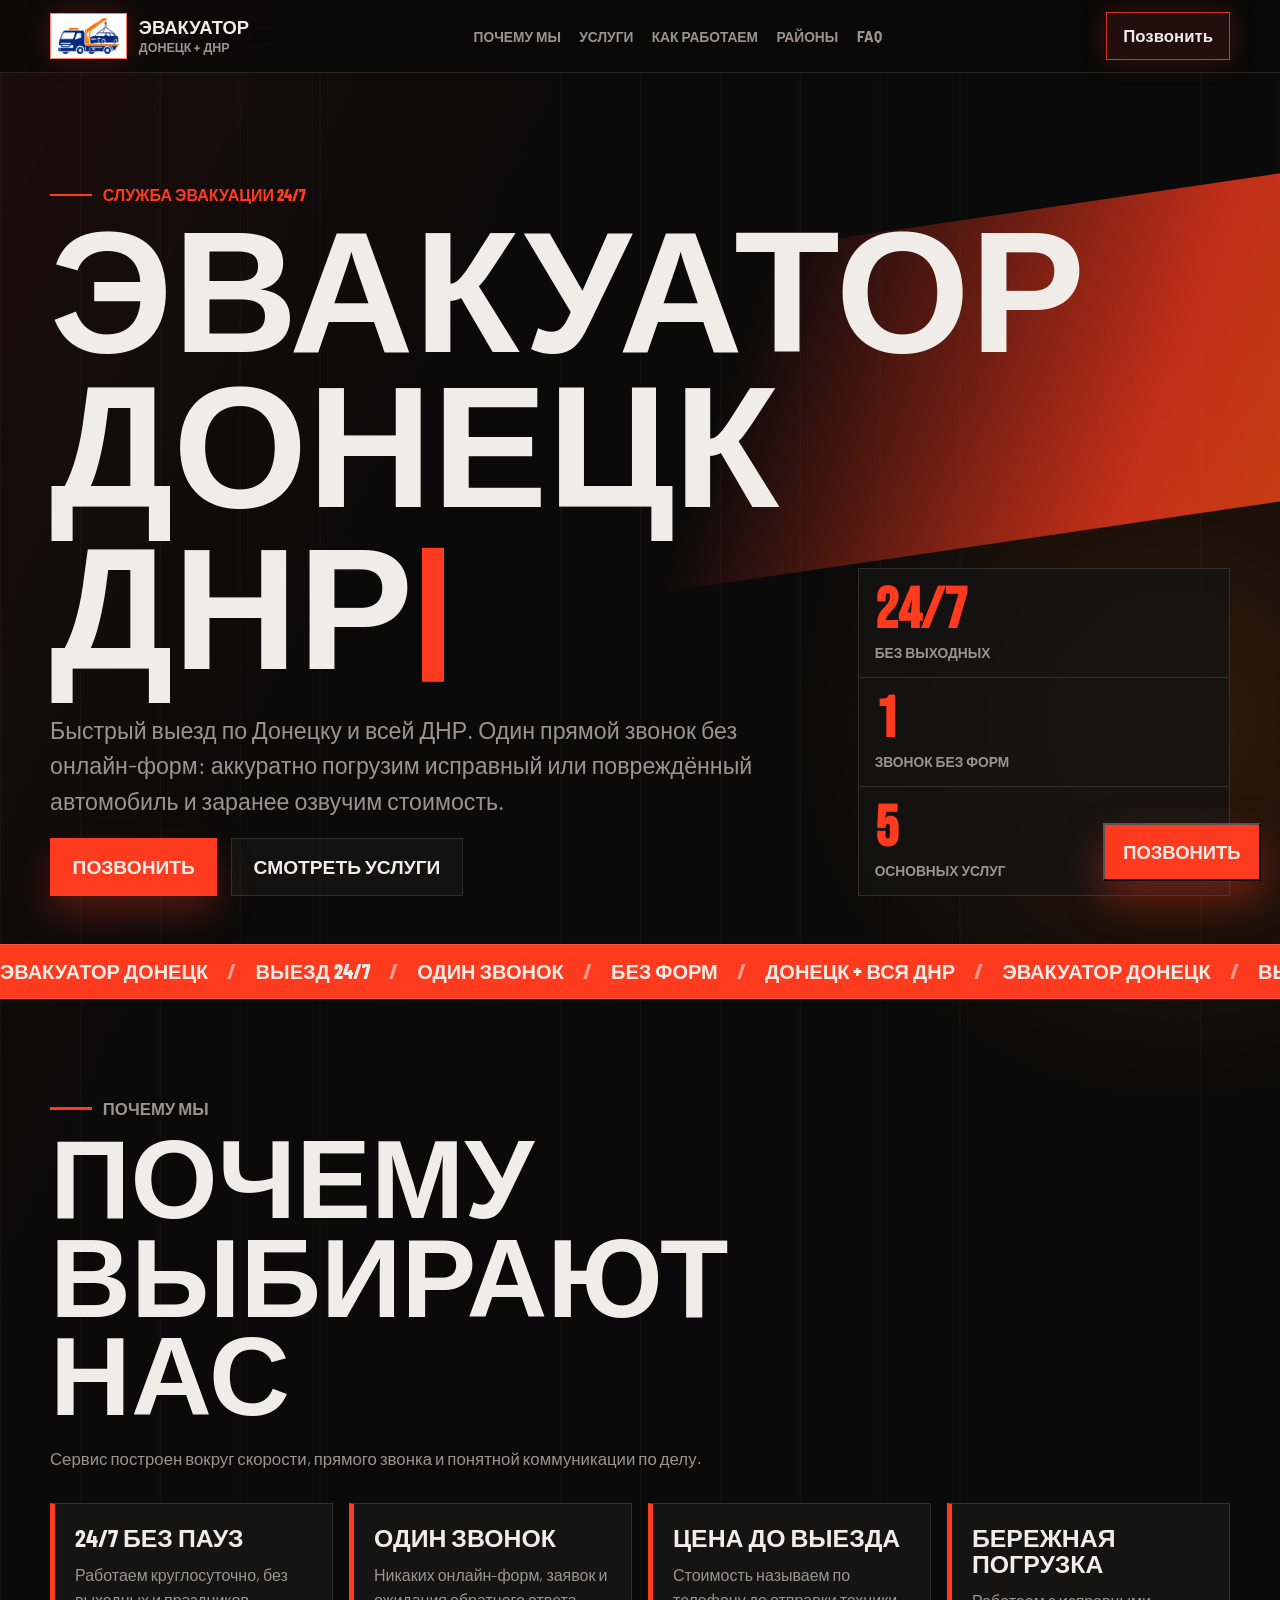
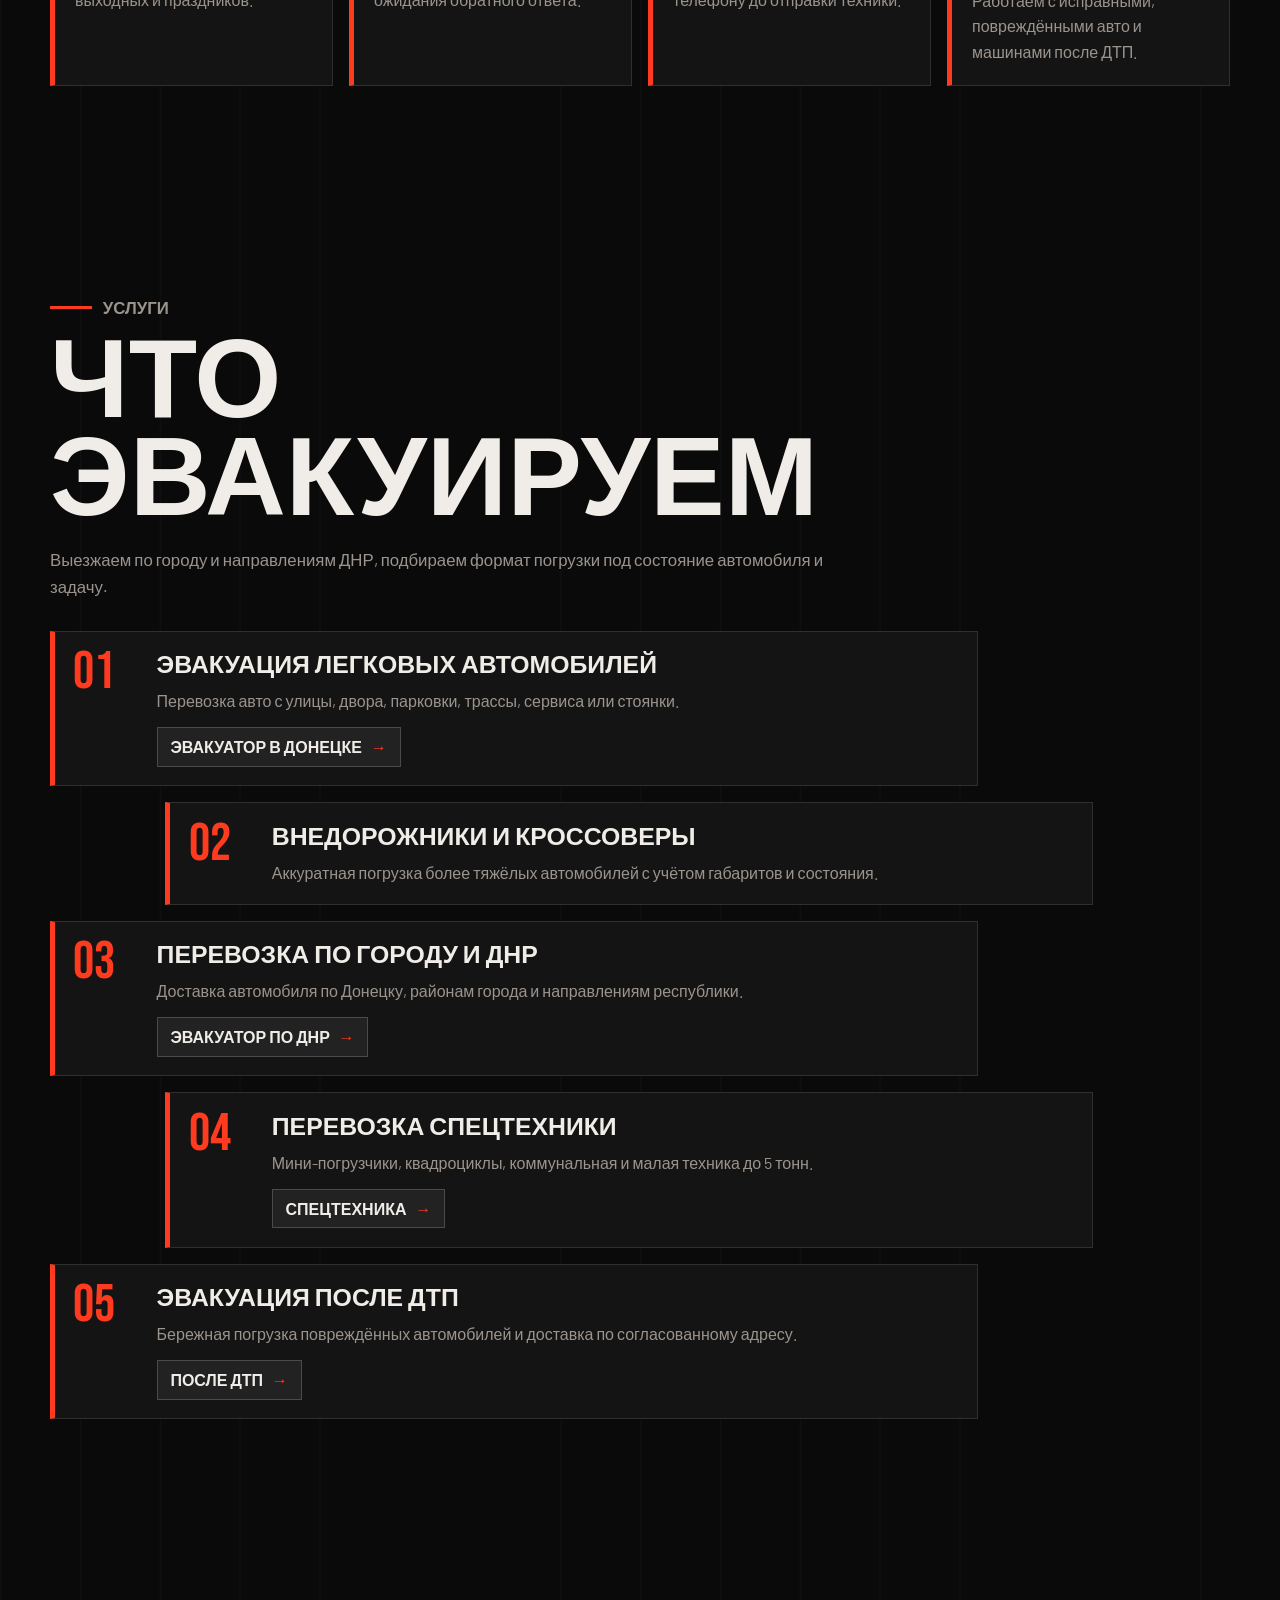
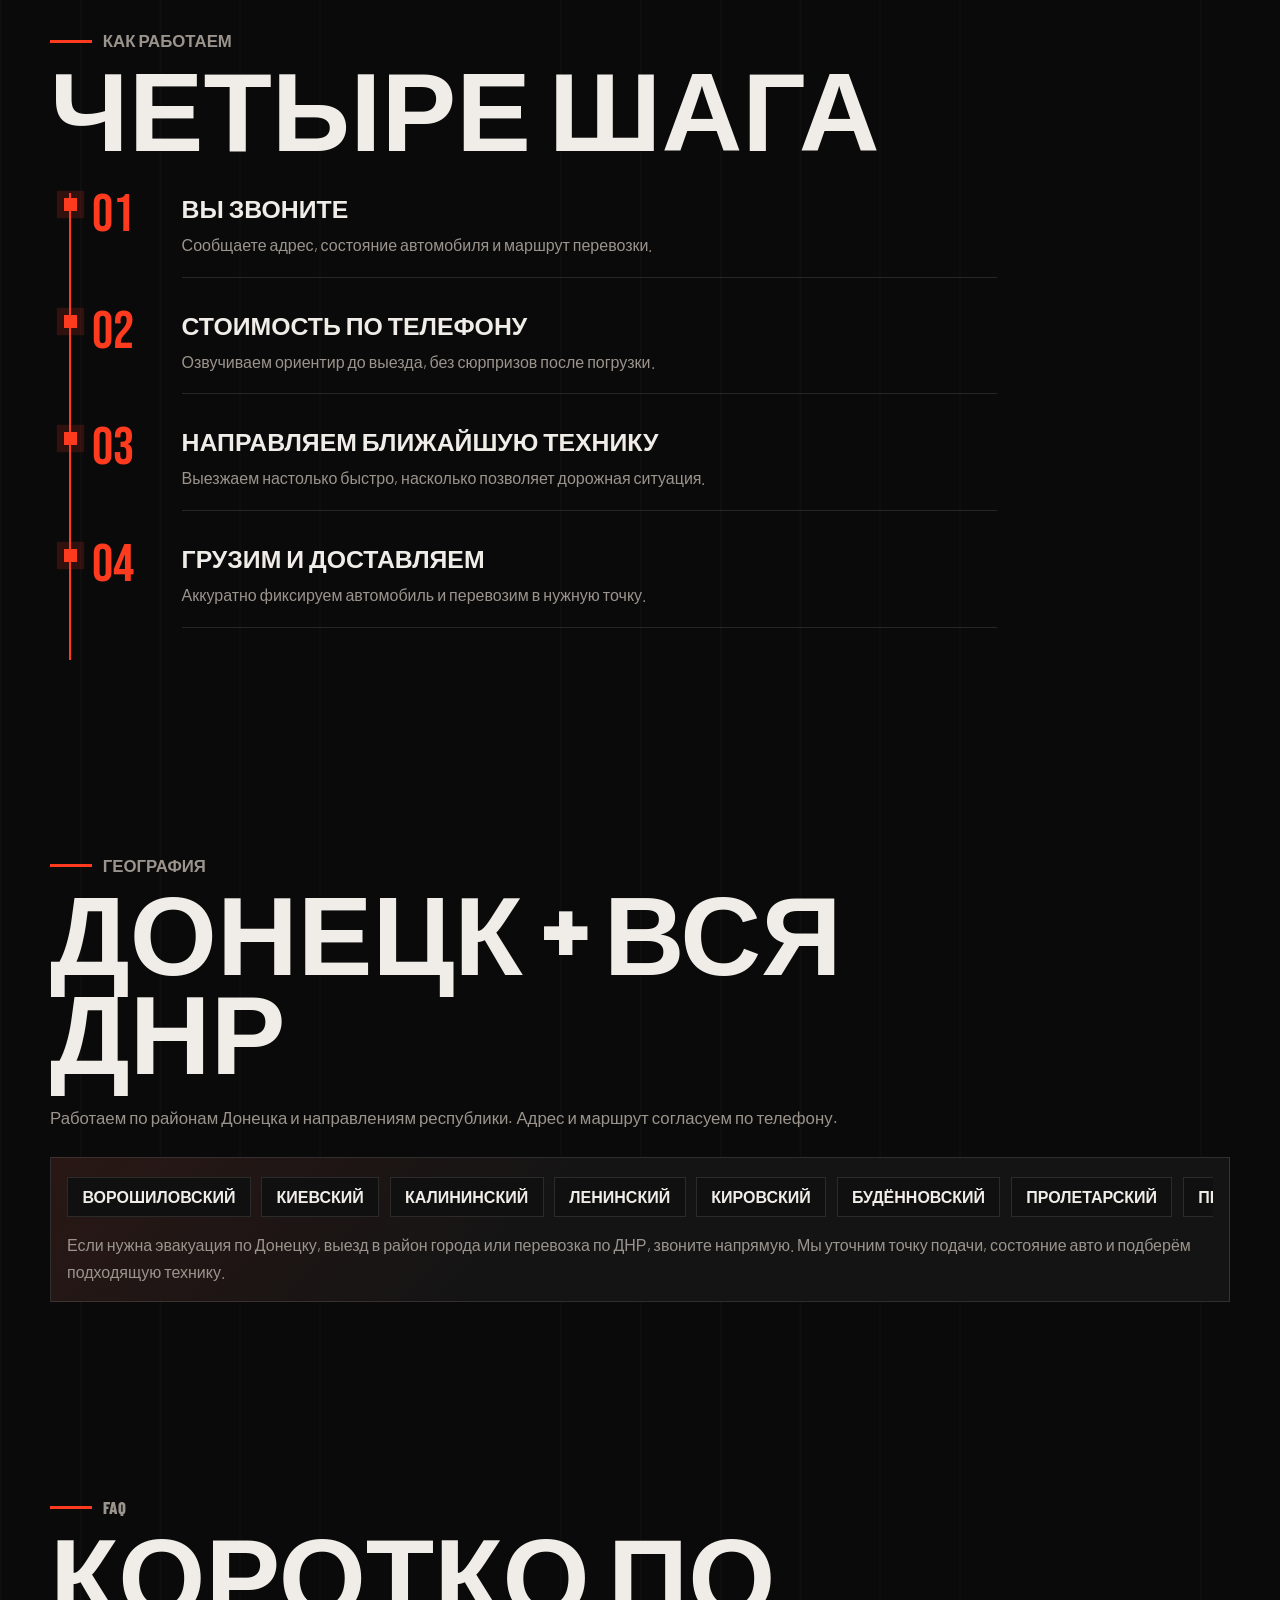
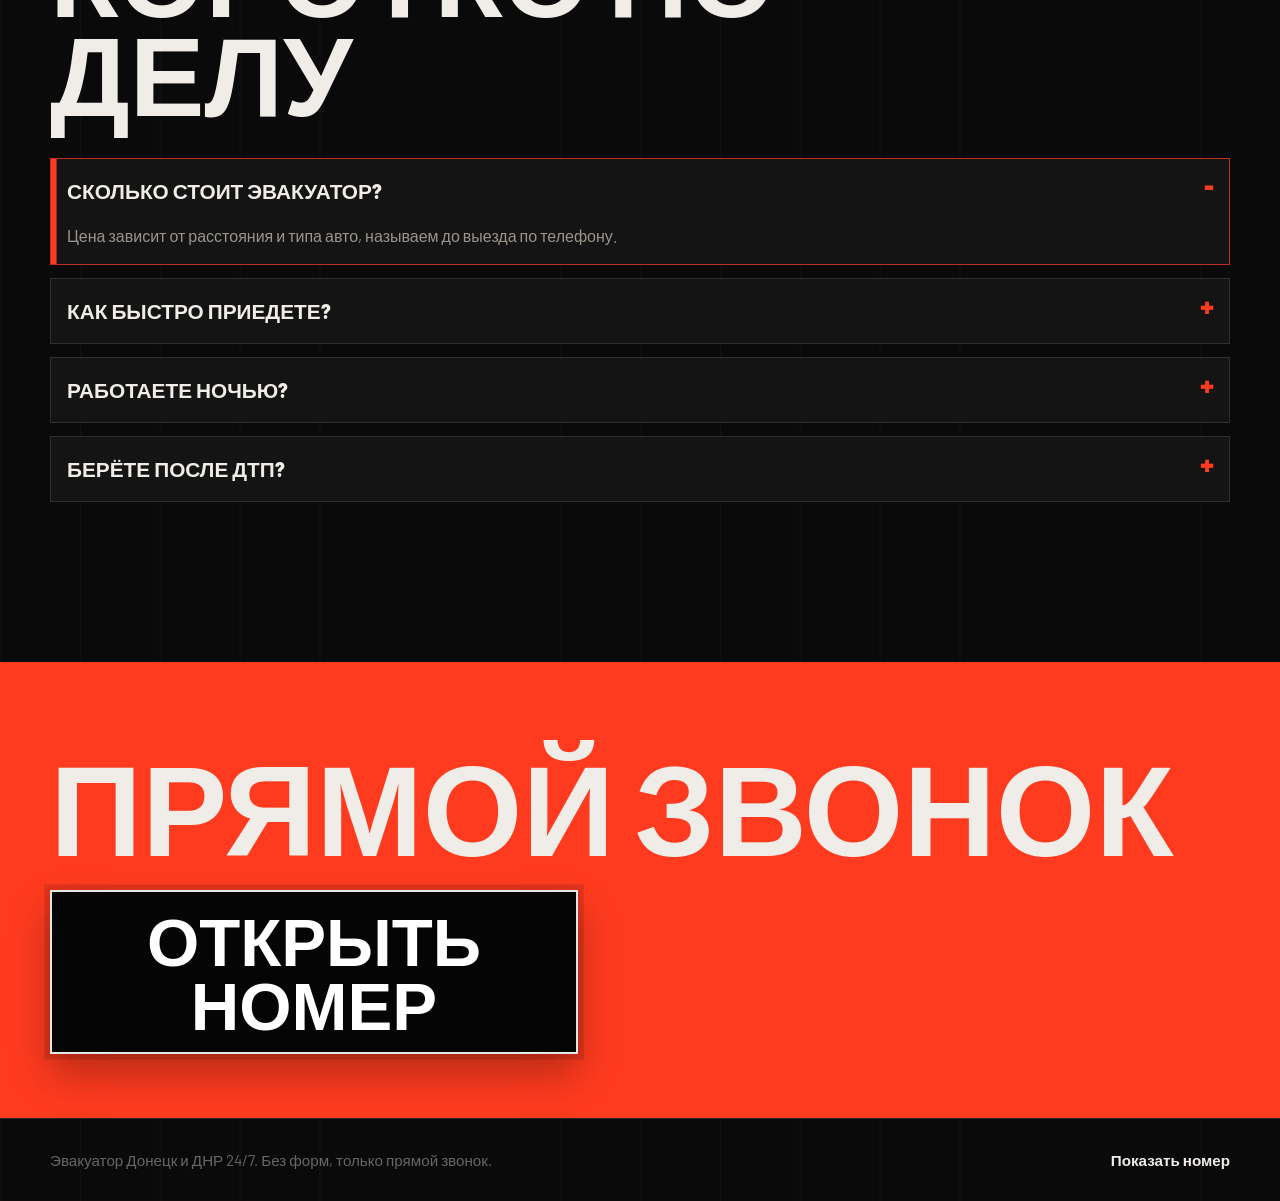
<file: index.html>
<!DOCTYPE html>
<html lang="ru">
<head>
  <!-- Yandex.Metrika counter -->
  <script type="text/javascript">
      (function(m,e,t,r,i,k,a){
          m[i]=m[i]||function(){(m[i].a=m[i].a||[]).push(arguments)};
          m[i].l=1*new Date();
          for (var j = 0; j < document.scripts.length; j++) {if (document.scripts[j].src === r) { return; }}
          k=e.createElement(t),a=e.getElementsByTagName(t)[0],k.async=1,k.src=r,a.parentNode.insertBefore(k,a)
      })(window, document,'script','https://mc.yandex.ru/metrika/tag.js?id=109136230', 'ym');

      ym(109136230, 'init', {ssr:true, webvisor:true, clickmap:true, ecommerce:"dataLayer", referrer: document.referrer, url: location.href, accurateTrackBounce:true, trackLinks:true});
  </script>
  <noscript><div><img src="https://mc.yandex.ru/watch/109136230" style="position:absolute; left:-9999px;" alt="" /></div></noscript>
  <!-- /Yandex.Metrika counter -->
  <meta charset="UTF-8">
  <meta name="viewport" content="width=device-width, initial-scale=1.0">
  <title>Эвакуатор Донецк и ДНР 24/7</title>
  <meta name="description" content="Эвакуатор в Донецке и по всей ДНР 24/7. Легковые авто, кроссоверы, спецтехника до 5 тонн, эвакуация после ДТП. Один звонок: Показать номер.">
  <meta name="robots" content="index,follow">
  <meta name="theme-color" content="#0a0a0a">
  <link rel="canonical" href="https://evakuatordn.ru/">
  <meta property="og:locale" content="ru_RU">
  <meta property="og:type" content="website">
  <meta property="og:title" content="Эвакуатор Донецк и ДНР 24/7">
  <meta property="og:description" content="Быстрый выезд, честная стоимость до выезда, аккуратная погрузка. Телефон: Показать номер.">
  <meta property="og:url" content="https://evakuatordn.ru/">
  <meta property="og:site_name" content="Эвакуатор Донецк и ДНР">
  <meta property="og:image" content="assets/client-logo.png">
  <meta name="twitter:card" content="summary">
  <meta name="twitter:title" content="Эвакуатор Донецк и ДНР 24/7">
  <meta name="twitter:description" content="Один звонок, без форм и заявок. Показать номер.">
  <link rel="icon" href="favicon.ico" sizes="any">
  <link rel="shortcut icon" href="favicon.ico" type="image/x-icon">
  <link rel="icon" type="image/png" sizes="120x120" href="favicon-120x120.png">
  <link rel="icon" type="image/png" sizes="48x48" href="favicon-48x48.png">
  <link rel="icon" type="image/png" sizes="32x32" href="favicon-32x32.png">
  <link rel="icon" type="image/png" sizes="16x16" href="favicon-16x16.png">
  <link rel="apple-touch-icon" sizes="180x180" href="apple-touch-icon.png">
  <link rel="manifest" href="site.webmanifest">
  <link rel="preconnect" href="https://fonts.googleapis.com">
  <link rel="preconnect" href="https://fonts.gstatic.com" crossorigin>
  <link href="https://fonts.googleapis.com/css2?family=Barlow:wght@400;500;600;700;800&family=Barlow+Condensed:wght@600;700;800&family=Bebas+Neue&display=swap" rel="stylesheet">
  <script type="application/ld+json">
    {
      "@context": "https://schema.org",
      "@type": "LocalBusiness",
      "name": "Эвакуатор Донецк и ДНР 24/7",
      "areaServed": ["Донецк", "ДНР"],
      "openingHours": "Mo-Su 00:00-23:59",
      "description": "Круглосуточная служба эвакуации автомобилей в Донецке и по всей ДНР.",
      "url": "https://evakuatordn.ru/"
    }
  </script>
  <style>
    :root {
      --bg: #0a0a0a;
      --surface: #141414;
      --surface-2: #1e1e1e;
      --red: #ff3b1f;
      --orange: #ff6b00;
      --text: #f0ede8;
      --muted: #9b948d;
      --dim: #666;
      --line: rgba(240, 237, 232, 0.12);
      --shadow: 0 26px 70px rgba(0, 0, 0, 0.45);
      --container: 1180px;
    }

    * {
      box-sizing: border-box;
    }

    html {
      scroll-behavior: smooth;
      background: var(--bg);
    }

    body {
      margin: 0;
      min-width: 320px;
      overflow-x: hidden;
      color: var(--text);
      font-family: "Barlow", Arial, sans-serif;
      background:
        linear-gradient(115deg, rgba(255, 59, 31, 0.08), transparent 36rem),
        repeating-linear-gradient(90deg, rgba(255, 255, 255, 0.025) 0 1px, transparent 1px 5rem),
        radial-gradient(circle at 92% 12%, rgba(255, 107, 0, 0.16), transparent 24rem),
        var(--bg);
    }

    body::before {
      content: "";
      position: fixed;
      inset: 0;
      z-index: -1;
      pointer-events: none;
      background:
        linear-gradient(135deg, transparent 0 48%, rgba(255, 59, 31, 0.12) 48% 49.4%, transparent 49.4% 100%),
        linear-gradient(45deg, transparent 0 61%, rgba(255, 107, 0, 0.08) 61% 62.2%, transparent 62.2% 100%);
      opacity: 0.82;
    }

    a {
      color: inherit;
      text-decoration: none;
    }

    button {
      font: inherit;
    }

    button.phone-gate {
      cursor: pointer;
      text-align: center;
    }

    .phone-gate-status {
      display: block;
      margin-top: 0.25rem;
      font-family: "Barlow", Arial, sans-serif;
      font-size: 0.78rem;
      font-weight: 700;
      line-height: 1.2;
      text-transform: none;
      opacity: 0.88;
    }

    .phone-gate.is-blocked {
      opacity: 0.72;
    }

    .phone-gate.is-pending {
      cursor: wait;
    }

    .phone-gate-number {
      display: inline-flex;
      align-items: baseline;
      justify-content: center;
      flex-wrap: nowrap;
      white-space: nowrap;
    }

    .phone-gate-number.is-animating {
      gap: 0.01em;
    }

    .phone-gate-char {
      display: inline-block;
      min-width: 0.28em;
      opacity: 0;
      transform: translateY(0.45em) scale(0.92);
      filter: blur(0.25em);
      animation: phoneCharReveal 0.48s ease-out forwards;
      animation-delay: var(--phone-char-delay, 0ms);
    }

    .footer-phone {
      display: inline-flex;
      width: max-content;
      padding: 0;
      border: 0;
      background: transparent;
      color: var(--text);
      font-weight: 800;
    }

    p,
    h1,
    h2,
    h3 {
      margin: 0;
    }

    .wrap {
      width: min(var(--container), calc(100% - 1.5rem));
      margin: 0 auto;
    }

    .site-header {
      position: sticky;
      top: 0;
      z-index: 20;
      border-bottom: 1px solid var(--line);
      background: rgba(10, 10, 10, 0.86);
      backdrop-filter: blur(18px);
    }

    .header-inner {
      display: flex;
      align-items: center;
      justify-content: space-between;
      gap: 1rem;
      min-height: 4.5rem;
    }

    .brand {
      display: inline-flex;
      align-items: center;
      gap: 0.75rem;
      min-width: 0;
    }

    .brand-mark {
      display: grid;
      place-items: center;
      width: 4.8rem;
      height: 2.85rem;
      flex: 0 0 4.8rem;
      border: 1px solid rgba(255, 59, 31, 0.65);
      background: #fff;
      box-shadow: 0 0 28px rgba(255, 59, 31, 0.24);
    }

    .brand svg {
      width: 1.55rem;
      height: 1.55rem;
      fill: none;
      stroke: var(--text);
      stroke-width: 2.2;
      stroke-linecap: round;
      stroke-linejoin: round;
    }

    .brand-mark img {
      width: 4.25rem;
      height: 2.25rem;
      object-fit: contain;
      display: block;
    }

    .brand-text {
      display: grid;
      line-height: 1;
    }

    .brand-text strong {
      font-family: "Barlow Condensed", Arial, sans-serif;
      font-size: 1.15rem;
      text-transform: uppercase;
    }

    .brand-text span {
      margin-top: 0.28rem;
      color: var(--muted);
      font-size: 0.78rem;
      font-weight: 700;
      text-transform: uppercase;
    }

    .nav {
      display: none;
      align-items: center;
      gap: 1.15rem;
      color: var(--muted);
      font-size: 0.86rem;
      font-weight: 800;
      text-transform: uppercase;
    }

    .nav a {
      transition: color 0.2s ease;
    }

    .nav a:hover,
    .nav a:focus-visible {
      color: var(--text);
    }

    .call-link {
      display: inline-flex;
      align-items: center;
      justify-content: center;
      min-height: 2.8rem;
      padding: 0.78rem 1rem;
      border: 1px solid rgba(255, 59, 31, 0.82);
      background: rgba(255, 59, 31, 0.1);
      color: var(--text);
      font-family: "Barlow Condensed", Arial, sans-serif;
      font-size: 1.05rem;
      font-weight: 800;
      box-shadow: 0 0 26px rgba(255, 59, 31, 0.22);
      white-space: nowrap;
      transition: transform 0.2s ease, background 0.2s ease, border-color 0.2s ease;
    }

    .call-link:hover,
    .call-link:focus-visible {
      transform: translateY(-2px);
      background: var(--red);
      border-color: var(--red);
    }

    .hero {
      position: relative;
      min-height: calc(100svh - 4.5rem);
      display: grid;
      align-content: center;
      padding: clamp(3rem, 11vw, 7rem) 0 3rem;
      overflow: hidden;
    }

    .hero::before {
      content: "";
      position: absolute;
      top: 12%;
      right: -26%;
      width: 68%;
      height: 40%;
      background: linear-gradient(90deg, transparent, var(--red), var(--orange));
      transform: skewX(-26deg) rotate(-9deg);
      opacity: 0.75;
      filter: blur(0.2px);
    }

    .hero-grid {
      position: relative;
      z-index: 1;
      display: grid;
      gap: 2rem;
    }

    .hero-copy {
      display: grid;
      align-content: center;
      gap: 1.1rem;
    }

    .kicker {
      display: inline-flex;
      align-items: center;
      gap: 0.7rem;
      color: var(--red);
      font-family: "Barlow Condensed", Arial, sans-serif;
      font-size: 1rem;
      font-weight: 800;
      text-transform: uppercase;
    }

    .kicker::before {
      content: "";
      width: 2.6rem;
      height: 0.18rem;
      background: var(--red);
    }

    .hero h1 {
      max-width: 10.5ch;
      font-family: "Bebas Neue", Impact, sans-serif;
      font-size: clamp(4.6rem, 15.5vw, 10.8rem);
      line-height: 0.9;
      text-transform: uppercase;
    }

    .cursor {
      display: inline-block;
      width: 0.13em;
      height: 0.78em;
      margin-left: 0.05em;
      background: var(--red);
      animation: blink 0.85s step-end infinite;
      transform: translateY(0.08em);
    }

    .hero-lead {
      max-width: 46rem;
      color: var(--muted);
      font-size: clamp(1.08rem, 3.4vw, 1.45rem);
      line-height: 1.55;
    }

    .hero-actions {
      display: flex;
      flex-wrap: wrap;
      gap: 0.85rem;
    }

    .btn {
      display: inline-flex;
      align-items: center;
      justify-content: center;
      min-height: 3.65rem;
      padding: 1rem 1.35rem;
      border: 1px solid transparent;
      font-family: "Barlow Condensed", Arial, sans-serif;
      font-size: 1.2rem;
      font-weight: 800;
      text-transform: uppercase;
      transition: transform 0.2s ease, border-color 0.2s ease, background 0.2s ease;
    }

    .btn-primary {
      background: var(--red);
      color: var(--text);
      box-shadow: 0 18px 36px rgba(255, 59, 31, 0.28);
    }

    .btn-secondary {
      border-color: var(--line);
      background: rgba(255, 255, 255, 0.03);
      color: var(--text);
    }

    .btn:hover,
    .btn:focus-visible {
      transform: translateY(-3px);
      border-color: var(--red);
    }

    .hero-stats {
      display: grid;
      grid-template-columns: repeat(3, minmax(0, 1fr));
      border: 1px solid var(--line);
      background: rgba(20, 20, 20, 0.78);
    }

    .hero-stat {
      padding: 1rem;
      border-right: 1px solid var(--line);
    }

    .hero-stat:last-child {
      border-right: 0;
    }

    .hero-stat strong {
      display: block;
      color: var(--red);
      font-family: "Bebas Neue", Impact, sans-serif;
      font-size: clamp(2rem, 7vw, 3.6rem);
      line-height: 0.9;
    }

    .hero-stat span {
      display: block;
      margin-top: 0.45rem;
      color: var(--muted);
      font-size: 0.86rem;
      font-weight: 700;
      text-transform: uppercase;
    }

    .marquee {
      overflow: hidden;
      border-block: 1px solid rgba(255, 255, 255, 0.14);
      background: var(--red);
      color: var(--text);
    }

    .marquee-track {
      display: flex;
      width: max-content;
      animation: marquee 18s linear infinite;
      will-change: transform;
    }

    .marquee-group {
      display: flex;
      align-items: center;
      gap: 1.2rem;
      padding: 0.9rem 1.2rem 0.82rem 0;
      flex: 0 0 auto;
      font-family: "Barlow Condensed", Arial, sans-serif;
      font-size: 1.25rem;
      font-weight: 800;
      text-transform: uppercase;
      white-space: nowrap;
    }

    .marquee-group span::after {
      content: "/";
      margin-left: 1.2rem;
      color: rgba(240, 237, 232, 0.54);
    }

    section {
      padding: clamp(3.5rem, 10vw, 6rem) 0;
      scroll-margin-top: 5.2rem;
    }

    .section-head {
      display: grid;
      gap: 0.85rem;
      max-width: 52rem;
      margin-bottom: 1.6rem;
    }

    .section-head h2 {
      font-family: "Bebas Neue", Impact, sans-serif;
      font-size: clamp(3rem, 12vw, 7rem);
      line-height: 0.88;
      text-transform: uppercase;
    }

    .section-head p {
      color: var(--muted);
      font-size: 1.05rem;
      line-height: 1.65;
    }

    .why-row,
    .services-list {
      display: flex;
      gap: 1rem;
      overflow-x: auto;
      padding: 0.25rem 0 1rem;
      scroll-snap-type: x mandatory;
    }

    .why-row::-webkit-scrollbar,
    .services-list::-webkit-scrollbar {
      height: 0.55rem;
    }

    .why-row::-webkit-scrollbar-thumb,
    .services-list::-webkit-scrollbar-thumb {
      background: var(--red);
    }

    .why-card,
    .service-card {
      position: relative;
      min-width: min(20rem, 84vw);
      scroll-snap-align: start;
      border: 1px solid var(--line);
      border-left: 0.35rem solid var(--red);
      background: var(--surface);
      transition: transform 0.22s ease, border-color 0.22s ease, background 0.22s ease;
    }

    .why-card {
      padding: 1.25rem;
    }

    .why-card:hover,
    .service-card:hover {
      transform: translateX(0.35rem);
      border-left-color: var(--orange);
      background: var(--surface-2);
    }

    .why-card strong,
    .service-card h3 {
      display: block;
      font-family: "Barlow Condensed", Arial, sans-serif;
      font-size: 1.55rem;
      line-height: 1.05;
      text-transform: uppercase;
    }

    .why-card p,
    .service-card p {
      margin-top: 0.75rem;
      color: var(--muted);
      line-height: 1.6;
    }

    .service-link {
      display: inline-flex;
      align-items: center;
      width: max-content;
      max-width: 100%;
      margin-top: 0.85rem;
      padding: 0.55rem 0.8rem;
      border: 1px solid rgba(255, 255, 255, 0.18);
      background: rgba(255, 255, 255, 0.06);
      color: var(--text);
      font-family: "Barlow Condensed", Arial, sans-serif;
      font-size: 1rem;
      font-weight: 800;
      text-transform: uppercase;
      transition: transform 0.2s ease, border-color 0.2s ease, background 0.2s ease;
    }

    .service-link:hover,
    .service-link:focus-visible {
      transform: translateX(0.25rem);
      border-color: var(--red);
      background: rgba(255, 59, 31, 0.15);
    }

    .service-link::after {
      content: "→";
      margin-left: 0.55rem;
      color: var(--red);
    }

    .service-card {
      display: grid;
      grid-template-columns: 4.2rem minmax(0, 1fr);
      gap: 1rem;
      min-width: min(31rem, 88vw);
      padding: 1.15rem;
    }

    .service-num,
    .timeline-num {
      color: var(--red);
      font-family: "Bebas Neue", Impact, sans-serif;
      font-size: 3.3rem;
      line-height: 0.85;
    }

    .timeline {
      display: grid;
      gap: 0;
      border-left: 2px solid var(--red);
      margin-left: 1.2rem;
    }

    .timeline-item {
      position: relative;
      display: grid;
      grid-template-columns: 4.6rem minmax(0, 1fr);
      gap: 1rem;
      padding: 0 0 2rem 1.3rem;
    }

    .timeline-item::before {
      content: "";
      position: absolute;
      left: -0.47rem;
      top: 0.35rem;
      width: 0.82rem;
      height: 0.82rem;
      background: var(--red);
      box-shadow: 0 0 0 0.45rem rgba(255, 59, 31, 0.16);
    }

    .timeline-copy {
      padding-bottom: 1.2rem;
      border-bottom: 1px solid var(--line);
    }

    .timeline-copy h3 {
      font-family: "Barlow Condensed", Arial, sans-serif;
      font-size: 1.55rem;
      text-transform: uppercase;
    }

    .timeline-copy p {
      margin-top: 0.5rem;
      color: var(--muted);
      line-height: 1.6;
    }

    .coverage-panel {
      border: 1px solid var(--line);
      background:
        linear-gradient(135deg, rgba(255, 59, 31, 0.09), transparent 42%),
        var(--surface);
      padding: 1rem;
    }

    .districts {
      display: flex;
      gap: 0.65rem;
      overflow-x: auto;
      padding: 0.2rem 0 0.95rem;
      white-space: nowrap;
    }

    .districts span {
      display: inline-flex;
      align-items: center;
      min-height: 2.45rem;
      padding: 0.55rem 0.9rem;
      border: 1px solid var(--line);
      background: #101010;
      color: var(--text);
      font-family: "Barlow Condensed", Arial, sans-serif;
      font-weight: 800;
      text-transform: uppercase;
    }

    .coverage-panel p {
      color: var(--muted);
      line-height: 1.65;
    }

    .faq-list {
      display: grid;
      gap: 0.8rem;
    }

    .faq-item {
      border: 1px solid var(--line);
      background: var(--surface);
    }

    .faq-item summary {
      position: relative;
      display: flex;
      align-items: center;
      justify-content: space-between;
      gap: 1rem;
      padding: 1rem;
      cursor: pointer;
      font-family: "Barlow Condensed", Arial, sans-serif;
      font-size: 1.3rem;
      font-weight: 800;
      text-transform: uppercase;
      list-style: none;
    }

    .faq-item summary::-webkit-details-marker {
      display: none;
    }

    .faq-item summary::after {
      content: "+";
      color: var(--red);
      font-family: "Bebas Neue", Impact, sans-serif;
      font-size: 2rem;
      line-height: 1;
    }

    .faq-item[open] {
      border-color: rgba(255, 59, 31, 0.74);
      box-shadow: inset 0.35rem 0 0 var(--red);
    }

    .faq-item[open] summary::after {
      content: "-";
    }

    .faq-item p {
      padding: 0 1rem 1rem;
      color: var(--muted);
      line-height: 1.6;
    }

    .final-cta {
      margin: clamp(2rem, 7vw, 4rem) 0 0;
      padding: clamp(2rem, 8vw, 4rem) 0;
      background: var(--red);
      color: var(--text);
    }

    .cta-inner {
      display: grid;
      gap: 1rem;
    }

    .final-cta h2 {
      font-family: "Bebas Neue", Impact, sans-serif;
      font-size: clamp(3.2rem, 13vw, 8rem);
      line-height: 0.88;
      text-transform: uppercase;
    }

    .final-phone {
      display: inline-flex;
      align-items: center;
      justify-content: center;
      width: min(100%, 33rem);
      min-height: 5.35rem;
      padding: 1rem 1.25rem;
      border: 2px solid rgba(255, 255, 255, 0.9);
      background: #050505;
      color: #ffffff;
      font-family: "Barlow Condensed", Arial, sans-serif;
      font-size: clamp(1.75rem, 7vw, 4.2rem);
      font-weight: 800;
      line-height: 0.95;
      text-align: center;
      text-transform: uppercase;
      box-shadow:
        0 0 0 0.35rem rgba(5, 5, 5, 0.12),
        0 1.25rem 2.4rem rgba(0, 0, 0, 0.28);
      transition: transform 0.2s ease, box-shadow 0.2s ease, background 0.2s ease;
    }

    .final-phone:hover,
    .final-phone:focus-visible {
      transform: translateY(-2px);
      background: #121212;
      box-shadow:
        0 0 0 0.35rem rgba(255, 255, 255, 0.13),
        0 1.45rem 2.7rem rgba(0, 0, 0, 0.34);
    }

    .final-phone .phone-gate-number {
      width: 100%;
      color: #ffffff;
      text-shadow: 0 0.08rem 0.3rem rgba(0, 0, 0, 0.45);
    }

    .site-footer {
      padding: 2rem 0 6rem;
      border-top: 1px solid var(--line);
      color: var(--dim);
      font-size: 0.95rem;
    }

    .footer-inner {
      display: grid;
      gap: 0.65rem;
    }

    .mobile-call {
      position: fixed;
      left: auto;
      right: 1rem;
      bottom: 1rem;
      z-index: 30;
      display: inline-flex;
      align-items: center;
      justify-content: center;
      min-height: 3.6rem;
      padding: 0.9rem 1.15rem;
      background: var(--red);
      color: var(--text);
      font-family: "Barlow Condensed", Arial, sans-serif;
      font-size: 1.15rem;
      font-weight: 800;
      text-transform: uppercase;
      white-space: nowrap;
      box-shadow: 0 18px 40px rgba(255, 59, 31, 0.38);
      transition: transform 0.2s ease, background 0.2s ease;
    }

    .mobile-call:hover,
    .mobile-call:focus-visible {
      transform: translateY(-3px);
      background: #e62a14;
    }

    .reveal {
      opacity: 0;
      transform: translateY(1.6rem);
      transition: opacity 0.55s ease, transform 0.55s ease;
    }

    .reveal.is-visible {
      opacity: 1;
      transform: translateY(0);
    }

    @keyframes marquee {
      from {
        transform: translateX(0);
      }

      to {
        transform: translateX(-25%);
      }
    }

    @keyframes phoneCharReveal {
      to {
        opacity: 1;
        transform: translateY(0) scale(1);
        filter: blur(0);
      }
    }

    @keyframes blink {
      0%,
      48% {
        opacity: 1;
      }

      49%,
      100% {
        opacity: 0;
      }
    }

    @media (min-width: 760px) {
      .wrap {
        width: min(var(--container), calc(100% - 3rem));
      }

      .nav {
        display: flex;
      }

      .hero-grid {
        grid-template-columns: minmax(0, 1fr) minmax(18rem, 0.48fr);
        align-items: end;
      }

      .hero-stats {
        align-self: end;
        grid-template-columns: 1fr;
      }

      .hero-stat {
        border-right: 0;
        border-bottom: 1px solid var(--line);
      }

      .hero-stat:last-child {
        border-bottom: 0;
      }

      .why-card {
        min-width: 16rem;
      }

      .timeline {
        max-width: 58rem;
      }

      .site-footer {
        padding-bottom: 2rem;
      }

      .footer-inner {
        grid-template-columns: 1fr auto;
        align-items: center;
      }

      .mobile-call {
        right: 1.2rem;
        bottom: 1.2rem;
      }
    }

    @media (max-width: 520px) {
      .wrap {
        width: min(var(--container), calc(100% - 1.5rem));
      }

      .header-inner {
        gap: 0.55rem;
      }

      .brand {
        gap: 0.55rem;
      }

      .brand-mark {
        width: 3.65rem;
        height: 2.35rem;
        flex-basis: 3.65rem;
      }

      .brand-mark img {
        width: 3.2rem;
        height: 1.9rem;
      }

      .brand-text strong {
        font-size: 1rem;
      }

      .brand-text span {
        font-size: 0.7rem;
      }

      .call-link {
        flex: 0 1 auto;
        min-width: 0;
        max-width: 10.4rem;
        padding: 0.62rem 0.68rem;
        font-size: 0.9rem;
      }

      .hero h1 {
        max-width: 8ch;
        font-size: clamp(4.35rem, 18.5vw, 5rem);
      }

      .hero-lead {
        max-width: 21rem;
      }

      .hero-actions {
        max-width: 18rem;
      }

      .mobile-call {
        left: 0;
        right: 0;
        bottom: 0;
        width: auto;
        min-height: 4.35rem;
        font-size: 1.05rem;
      }
    }

    @media (min-width: 1080px) {
      .why-row {
        overflow: visible;
      }

      .why-card {
        flex: 1 1 0;
        min-width: 0;
      }

      .services-list {
        flex-direction: column;
        overflow: visible;
      }

      .service-card {
        width: min(100%, 58rem);
      }

      .service-card:nth-child(even) {
        margin-left: min(9vw, 8rem);
      }
    }

    @media (prefers-reduced-motion: reduce) {
      *,
      *::before,
      *::after {
        animation-duration: 0.01ms !important;
        animation-iteration-count: 1 !important;
        transition-duration: 0.01ms !important;
      }

      html {
        scroll-behavior: auto;
      }

      .reveal {
        opacity: 1;
        transform: none;
      }
    }
  </style>
</head>
<body>
  <header class="site-header">
    <div class="wrap header-inner">
      <a class="brand" href="#hero" aria-label="Эвакуатор Донецк и ДНР">
        <span class="brand-mark" aria-hidden="true">
          <img src="assets/client-logo.png" alt="">
        </span>
        <span class="brand-text">
          <strong>Эвакуатор</strong>
          <span>Донецк + ДНР</span>
        </span>
      </a>

      <nav class="nav" aria-label="Навигация">
        <a href="#why">Почему мы</a>
        <a href="#services">Услуги</a>
        <a href="#how">Как работаем</a>
        <a href="#coverage">Районы</a>
        <a href="#faq">FAQ</a>
      </nav>

      <button type="button" class="call-link phone-gate js-phone-gate" data-phone-gate="true" data-phone-label="call">Позвонить<span class="phone-gate-status" aria-live="polite"></span></button>
    </div>
  </header>

  <main>
    <section class="hero" id="hero">
      <div class="wrap hero-grid">
        <div class="hero-copy">
          <p class="kicker">Служба эвакуации 24/7</p>
          <h1>Эвакуатор Донецк ДНР<span class="cursor" aria-hidden="true"></span></h1>
          <p class="hero-lead">Быстрый выезд по Донецку и всей ДНР. Один прямой звонок без онлайн-форм: аккуратно погрузим исправный или повреждённый автомобиль и заранее озвучим стоимость.</p>
          <div class="hero-actions">
            <button type="button" class="btn btn-primary phone-gate js-phone-gate" data-phone-gate="true" data-phone-label="call">Позвонить<span class="phone-gate-status" aria-live="polite"></span></button>
            <a class="btn btn-secondary" href="#services">Смотреть услуги</a>
          </div>
        </div>

        <div class="hero-stats" aria-label="Ключевые показатели">
          <div class="hero-stat">
            <strong>24/7</strong>
            <span>Без выходных</span>
          </div>
          <div class="hero-stat">
            <strong>1</strong>
            <span>Звонок без форм</span>
          </div>
          <div class="hero-stat">
            <strong>5</strong>
            <span>Основных услуг</span>
          </div>
        </div>
      </div>
    </section>

    <div class="marquee" aria-label="Бегущая строка">
      <div class="marquee-track">
        <div class="marquee-group">
          <span>Эвакуатор Донецк</span>
          <span>Выезд 24/7</span>
          <span>Один звонок</span>
          <span>Без форм</span>
          <span>Донецк + вся ДНР</span>
        </div>
        <div class="marquee-group" aria-hidden="true">
          <span>Эвакуатор Донецк</span>
          <span>Выезд 24/7</span>
          <span>Один звонок</span>
          <span>Без форм</span>
          <span>Донецк + вся ДНР</span>
        </div>
        <div class="marquee-group" aria-hidden="true">
          <span>Эвакуатор Донецк</span>
          <span>Выезд 24/7</span>
          <span>Один звонок</span>
          <span>Без форм</span>
          <span>Донецк + вся ДНР</span>
        </div>
        <div class="marquee-group" aria-hidden="true">
          <span>Эвакуатор Донецк</span>
          <span>Выезд 24/7</span>
          <span>Один звонок</span>
          <span>Без форм</span>
          <span>Донецк + вся ДНР</span>
        </div>
      </div>
    </div>

    <section id="why" class="reveal">
      <div class="wrap">
        <div class="section-head">
          <p class="kicker">Почему мы</p>
          <h2>Почему выбирают нас</h2>
          <p>Сервис построен вокруг скорости, прямого звонка и понятной коммуникации по делу.</p>
        </div>

        <div class="why-row">
          <article class="why-card">
            <strong>24/7 без пауз</strong>
            <p>Работаем круглосуточно, без выходных и праздников.</p>
          </article>
          <article class="why-card">
            <strong>Один звонок</strong>
            <p>Никаких онлайн-форм, заявок и ожидания обратного ответа.</p>
          </article>
          <article class="why-card">
            <strong>Цена до выезда</strong>
            <p>Стоимость называем по телефону до отправки техники.</p>
          </article>
          <article class="why-card">
            <strong>Бережная погрузка</strong>
            <p>Работаем с исправными, повреждёнными авто и машинами после ДТП.</p>
          </article>
        </div>
      </div>
    </section>

    <section id="services" class="reveal">
      <div class="wrap">
        <div class="section-head">
          <p class="kicker">Услуги</p>
          <h2>Что эвакуируем</h2>
          <p>Выезжаем по городу и направлениям ДНР, подбираем формат погрузки под состояние автомобиля и задачу.</p>
        </div>

        <div class="services-list">
          <article class="service-card">
            <span class="service-num">01</span>
            <div>
              <h3>Эвакуация легковых автомобилей</h3>
              <p>Перевозка авто с улицы, двора, парковки, трассы, сервиса или стоянки.</p>
              <a class="service-link" href="evakuator-donetsk.html">Эвакуатор в Донецке</a>
            </div>
          </article>
          <article class="service-card">
            <span class="service-num">02</span>
            <div>
              <h3>Внедорожники и кроссоверы</h3>
              <p>Аккуратная погрузка более тяжёлых автомобилей с учётом габаритов и состояния.</p>
            </div>
          </article>
          <article class="service-card">
            <span class="service-num">03</span>
            <div>
              <h3>Перевозка по городу и ДНР</h3>
              <p>Доставка автомобиля по Донецку, районам города и направлениям республики.</p>
              <a class="service-link" href="evakuator-dnr.html">Эвакуатор по ДНР</a>
            </div>
          </article>
          <article class="service-card">
            <span class="service-num">04</span>
            <div>
              <h3>Перевозка спецтехники</h3>
              <p>Мини-погрузчики, квадроциклы, коммунальная и малая техника до 5 тонн.</p>
              <a class="service-link" href="perevozka-spectehniki-dnr.html">Спецтехника</a>
            </div>
          </article>
          <article class="service-card">
            <span class="service-num">05</span>
            <div>
              <h3>Эвакуация после ДТП</h3>
              <p>Бережная погрузка повреждённых автомобилей и доставка по согласованному адресу.</p>
              <a class="service-link" href="evakuator-posle-dtp-donetsk.html">После ДТП</a>
            </div>
          </article>
        </div>
      </div>
    </section>

    <section id="how" class="reveal">
      <div class="wrap">
        <div class="section-head">
          <p class="kicker">Как работаем</p>
          <h2>Четыре шага</h2>
        </div>

        <div class="timeline">
          <article class="timeline-item">
            <span class="timeline-num">01</span>
            <div class="timeline-copy">
              <h3>Вы звоните</h3>
              <p>Сообщаете адрес, состояние автомобиля и маршрут перевозки.</p>
            </div>
          </article>
          <article class="timeline-item">
            <span class="timeline-num">02</span>
            <div class="timeline-copy">
              <h3>Стоимость по телефону</h3>
              <p>Озвучиваем ориентир до выезда, без сюрпризов после погрузки.</p>
            </div>
          </article>
          <article class="timeline-item">
            <span class="timeline-num">03</span>
            <div class="timeline-copy">
              <h3>Направляем ближайшую технику</h3>
              <p>Выезжаем настолько быстро, насколько позволяет дорожная ситуация.</p>
            </div>
          </article>
          <article class="timeline-item">
            <span class="timeline-num">04</span>
            <div class="timeline-copy">
              <h3>Грузим и доставляем</h3>
              <p>Аккуратно фиксируем автомобиль и перевозим в нужную точку.</p>
            </div>
          </article>
        </div>
      </div>
    </section>

    <section id="coverage" class="reveal">
      <div class="wrap">
        <div class="section-head">
          <p class="kicker">География</p>
          <h2>Донецк + вся ДНР</h2>
          <p>Работаем по районам Донецка и направлениям республики. Адрес и маршрут согласуем по телефону.</p>
        </div>

        <div class="coverage-panel">
          <div class="districts" aria-label="Районы Донецка">
            <span>Ворошиловский</span>
            <span>Киевский</span>
            <span>Калининский</span>
            <span>Ленинский</span>
            <span>Кировский</span>
            <span>Будённовский</span>
            <span>Пролетарский</span>
            <span>Петровский</span>
          </div>
          <p>Если нужна эвакуация по Донецку, выезд в район города или перевозка по ДНР, звоните напрямую. Мы уточним точку подачи, состояние авто и подберём подходящую технику.</p>
        </div>
      </div>
    </section>

    <section id="faq" class="reveal">
      <div class="wrap">
        <div class="section-head">
          <p class="kicker">FAQ</p>
          <h2>Коротко по делу</h2>
        </div>

        <div class="faq-list">
          <details class="faq-item" open>
            <summary>Сколько стоит эвакуатор?</summary>
            <p>Цена зависит от расстояния и типа авто, называем до выезда по телефону.</p>
          </details>
          <details class="faq-item">
            <summary>Как быстро приедете?</summary>
            <p>Направляем ближайшую технику сразу после звонка.</p>
          </details>
          <details class="faq-item">
            <summary>Работаете ночью?</summary>
            <p>Да, 24/7 без исключений.</p>
          </details>
          <details class="faq-item">
            <summary>Берёте после ДТП?</summary>
            <p>Да, аккуратно грузим повреждённые авто.</p>
          </details>
        </div>
      </div>
    </section>

    <section id="cta" class="final-cta">
      <div class="wrap cta-inner">
        <p class="kicker">Нужен эвакуатор сейчас?</p>
        <h2>Прямой звонок</h2>
        <button type="button" class="final-phone phone-gate js-phone-gate" data-phone-gate="true" data-phone-label="show">Открыть номер<span class="phone-gate-status" aria-live="polite"></span></button>
      </div>
    </section>
  </main>

  <footer class="site-footer">
    <div class="wrap footer-inner">
      <span>Эвакуатор Донецк и ДНР 24/7. Без форм, только прямой звонок.</span>
      <button type="button"  class="footer-phone phone-gate js-phone-gate" data-phone-gate="true" data-phone-label="show">Показать номер<span class="phone-gate-status" aria-live="polite"></span></button>
    </div>
  </footer>

  <button type="button" class="mobile-call phone-gate js-phone-gate" data-phone-gate="true" data-phone-label="call">Позвонить<span class="phone-gate-status" aria-live="polite"></span></button>

  <script>
    const revealItems = document.querySelectorAll(".reveal");
    const observer = new IntersectionObserver(
      (entries) => {
        entries.forEach((entry) => {
          if (entry.isIntersecting) {
            entry.target.classList.add("is-visible");
            observer.unobserve(entry.target);
          }
        });
      },
      { threshold: 0.14, rootMargin: "0px 0px -8% 0px" }
    );

    revealItems.forEach((item) => observer.observe(item));

    document.querySelectorAll('a[href^="#"]').forEach((link) => {
      link.addEventListener("click", (event) => {
        const target = document.querySelector(link.getAttribute("href"));

        if (!target) {
          return;
        }

        event.preventDefault();
        target.scrollIntoView({ behavior: "smooth", block: "start" });
      });
    });
  </script>
  <script src="antibot-phone.js?v=20260529-phone-reveal" defer></script>
</body>
</html>
</file>
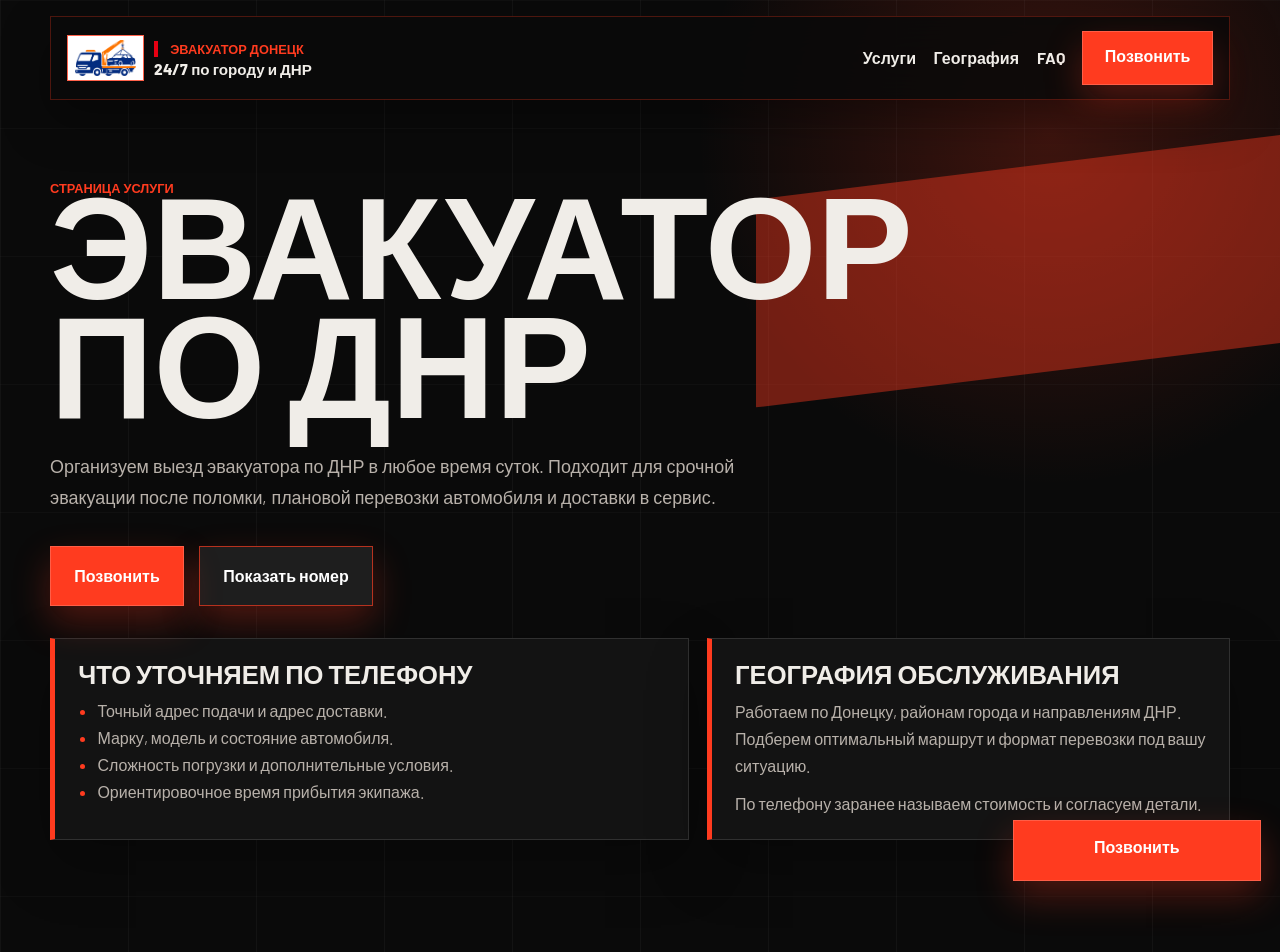
<file: evakuator-dnr.html>
<!DOCTYPE html>
<html lang="ru">
<head>
  <meta charset="UTF-8">
  <meta name="viewport" content="width=device-width, initial-scale=1.0">
  <!-- Yandex.Metrika counter -->
  <script type="text/javascript">
      (function(m,e,t,r,i,k,a){
          m[i]=m[i]||function(){(m[i].a=m[i].a||[]).push(arguments)};
          m[i].l=1*new Date();
          for (var j = 0; j < document.scripts.length; j++) {if (document.scripts[j].src === r) { return; }}
          k=e.createElement(t),a=e.getElementsByTagName(t)[0],k.async=1,k.src=r,a.parentNode.insertBefore(k,a)
      })(window, document,'script','https://mc.yandex.ru/metrika/tag.js?id=109136230', 'ym');

      ym(109136230, 'init', {ssr:true, webvisor:true, clickmap:true, ecommerce:"dataLayer", referrer: document.referrer, url: location.href, accurateTrackBounce:true, trackLinks:true});
  </script>
  <noscript><div><img src="https://mc.yandex.ru/watch/109136230" style="position:absolute; left:-9999px;" alt="" /></div></noscript>
  <!-- /Yandex.Metrika counter -->
  <title>Эвакуатор по ДНР — выезд 24/7 по направлениям</title>
  <meta name="description" content="Эвакуатор по ДНР: выезд из Донецка по районам и межгороду. Круглосуточная подача, аккуратная перевозка, прямая связь по телефону.">
  <meta name="robots" content="index,follow">
  <meta name="theme-color" content="#061218">
  <link rel="canonical" href="https://evakuatordn.ru/evakuator-dnr.html">
  <meta property="og:type" content="article">
  <meta property="og:title" content="Эвакуатор по ДНР 24/7">
  <meta property="og:description" content="Круглосуточный эвакуатор по направлениям ДНР с подачей из Донецка.">
  <meta property="og:url" content="https://evakuatordn.ru/evakuator-dnr.html">
  <meta property="og:image" content="https://evakuatordn.ru/assets/fleet-day-photo.webp">
  <link rel="icon" href="favicon.ico" sizes="any">
  <link rel="shortcut icon" href="favicon.ico" type="image/x-icon">
  <link rel="icon" type="image/svg+xml" href="favicon.svg">
  <link rel="icon" type="image/png" sizes="120x120" href="favicon-120x120.png">
  <link rel="icon" type="image/png" sizes="48x48" href="favicon-48x48.png">
  <link rel="icon" type="image/png" sizes="32x32" href="favicon-32x32.png">
  <link rel="icon" type="image/png" sizes="16x16" href="favicon-16x16.png">
  <link rel="apple-touch-icon" sizes="180x180" href="apple-touch-icon.png">
  <link rel="manifest" href="site.webmanifest">
  <meta name="msapplication-TileColor" content="#061218">
  <meta name="msapplication-config" content="browserconfig.xml">
  <link rel="preconnect" href="https://fonts.googleapis.com">
  <link rel="preconnect" href="https://fonts.gstatic.com" crossorigin>
  <link href="https://fonts.googleapis.com/css2?family=Barlow:wght@400;500;600;700;800&family=Barlow+Condensed:wght@600;700;800&family=Bebas+Neue&display=swap" rel="stylesheet">
  <link rel="stylesheet" href="styles.css?v=20260529-seo-logo">
</head>
<body class="seo-dark">
  <div class="page-shell">
    <header class="site-header">
      <a class="logo-block" href="index.html" aria-label="Эвакуатор в Донецке">
        <span class="logo-mark" aria-hidden="true">
          <img src="assets/client-logo.png" alt="" width="96" height="57" loading="eager" decoding="async">
        </span>
        <span>
          <span class="logo-kicker">Эвакуатор Донецк</span>
          <span class="logo-title">24/7 по городу и ДНР</span>
        </span>
      </a>
      <nav class="site-nav" aria-label="Навигация">
        <a href="index.html#services">Услуги</a>
        <a href="index.html#coverage">География</a>
        <a href="index.html#faq">FAQ</a>
        <button type="button" class="nav-call phone-gate js-phone-gate" data-phone-gate="true" data-phone-label="call">Позвонить<span class="phone-gate-status" aria-live="polite"></span></button>
      </nav>
    </header>

    <main class="service-page">
      <p class="eyebrow">Страница услуги</p>
      <h1>Эвакуатор по ДНР</h1>
      <p class="service-page-lead">Организуем выезд эвакуатора по ДНР в любое время суток. Подходит для срочной эвакуации после поломки, плановой перевозки автомобиля и доставки в сервис.</p>

      <div class="hero-actions">
        <button type="button" class="btn btn-primary pulse phone-gate js-phone-gate" data-phone-gate="true" data-phone-label="call">Позвонить<span class="phone-gate-status" aria-live="polite"></span></button>
        <div class="phone-stack" aria-label="Телефоны">
          <button type="button" class="phone-badge phone-gate js-phone-gate" data-phone-gate="true" data-phone-label="show">Показать номер<span class="phone-gate-status" aria-live="polite"></span></button>
        </div>
      </div>

      <div class="service-page-grid">
        <article class="service-page-card">
          <h2>Что уточняем по телефону</h2>
          <ul class="service-page-list">
            <li>Точный адрес подачи и адрес доставки.</li>
            <li>Марку, модель и состояние автомобиля.</li>
            <li>Сложность погрузки и дополнительные условия.</li>
            <li>Ориентировочное время прибытия экипажа.</li>
          </ul>
        </article>
        <article class="service-page-card">
          <h2>География обслуживания</h2>
          <p>Работаем по Донецку, районам города и направлениям ДНР. Подберем оптимальный маршрут и формат перевозки под вашу ситуацию.</p>
          <p>По телефону заранее называем стоимость и согласуем детали.</p>
        </article>
      </div>
    </main>
  </div>
  <button type="button" class="sticky-call pulse phone-gate js-phone-gate" aria-label="Позвонить в службу эвакуации в Донецке" data-phone-gate="true" data-phone-label="call">Позвонить<span class="phone-gate-status" aria-live="polite"></span></button>
  <script src="antibot-phone.js?v=20260529-phone-reveal" defer></script>
</body>
</html>
</file>
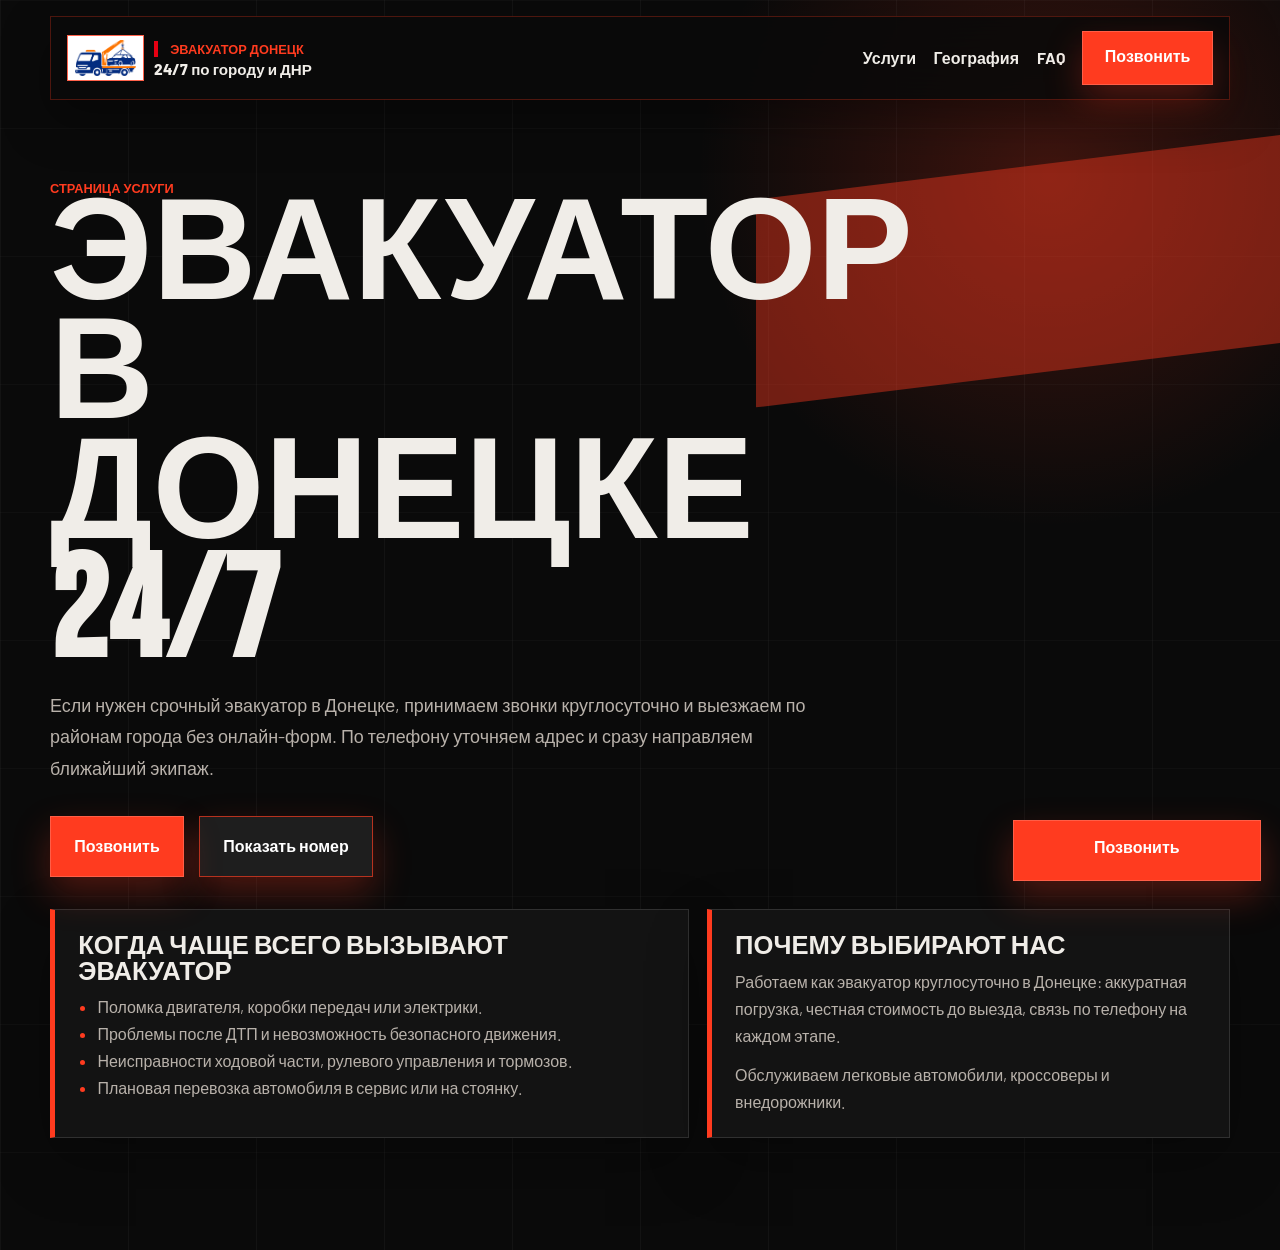
<file: evakuator-donetsk.html>
<!DOCTYPE html>
<html lang="ru">
<head>
  <meta charset="UTF-8">
  <meta name="viewport" content="width=device-width, initial-scale=1.0">
  <!-- Yandex.Metrika counter -->
  <script type="text/javascript">
      (function(m,e,t,r,i,k,a){
          m[i]=m[i]||function(){(m[i].a=m[i].a||[]).push(arguments)};
          m[i].l=1*new Date();
          for (var j = 0; j < document.scripts.length; j++) {if (document.scripts[j].src === r) { return; }}
          k=e.createElement(t),a=e.getElementsByTagName(t)[0],k.async=1,k.src=r,a.parentNode.insertBefore(k,a)
      })(window, document,'script','https://mc.yandex.ru/metrika/tag.js?id=109136230', 'ym');

      ym(109136230, 'init', {ssr:true, webvisor:true, clickmap:true, ecommerce:"dataLayer", referrer: document.referrer, url: location.href, accurateTrackBounce:true, trackLinks:true});
  </script>
  <noscript><div><img src="https://mc.yandex.ru/watch/109136230" style="position:absolute; left:-9999px;" alt="" /></div></noscript>
  <!-- /Yandex.Metrika counter -->
  <title>Эвакуатор в Донецке 24/7 — вызвать эвакуатор срочно</title>
  <meta name="description" content="Эвакуатор в Донецке круглосуточно: срочный выезд, аккуратная погрузка и доставка автомобиля. Звоните: Показать номер.">
  <meta name="robots" content="index,follow">
  <meta name="theme-color" content="#061218">
  <link rel="canonical" href="https://evakuatordn.ru/evakuator-donetsk.html">
  <meta property="og:type" content="article">
  <meta property="og:title" content="Эвакуатор в Донецке 24/7">
  <meta property="og:description" content="Срочный эвакуатор в Донецке: выезд 24/7, бережная перевозка авто.">
  <meta property="og:url" content="https://evakuatordn.ru/evakuator-donetsk.html">
  <meta property="og:image" content="https://evakuatordn.ru/assets/tow-hero-photo.webp">
  <link rel="icon" href="favicon.ico" sizes="any">
  <link rel="shortcut icon" href="favicon.ico" type="image/x-icon">
  <link rel="icon" type="image/svg+xml" href="favicon.svg">
  <link rel="icon" type="image/png" sizes="120x120" href="favicon-120x120.png">
  <link rel="icon" type="image/png" sizes="48x48" href="favicon-48x48.png">
  <link rel="icon" type="image/png" sizes="32x32" href="favicon-32x32.png">
  <link rel="icon" type="image/png" sizes="16x16" href="favicon-16x16.png">
  <link rel="apple-touch-icon" sizes="180x180" href="apple-touch-icon.png">
  <link rel="manifest" href="site.webmanifest">
  <meta name="msapplication-TileColor" content="#061218">
  <meta name="msapplication-config" content="browserconfig.xml">
  <link rel="preconnect" href="https://fonts.googleapis.com">
  <link rel="preconnect" href="https://fonts.gstatic.com" crossorigin>
  <link href="https://fonts.googleapis.com/css2?family=Barlow:wght@400;500;600;700;800&family=Barlow+Condensed:wght@600;700;800&family=Bebas+Neue&display=swap" rel="stylesheet">
  <link rel="stylesheet" href="styles.css?v=20260529-seo-logo">
</head>
<body class="seo-dark">
  <div class="page-shell">
    <header class="site-header">
      <a class="logo-block" href="index.html" aria-label="Эвакуатор в Донецке">
        <span class="logo-mark" aria-hidden="true">
          <img src="assets/client-logo.png" alt="" width="96" height="57" loading="eager" decoding="async">
        </span>
        <span>
          <span class="logo-kicker">Эвакуатор Донецк</span>
          <span class="logo-title">24/7 по городу и ДНР</span>
        </span>
      </a>
      <nav class="site-nav" aria-label="Навигация">
        <a href="index.html#services">Услуги</a>
        <a href="index.html#coverage">География</a>
        <a href="index.html#faq">FAQ</a>
        <button type="button" class="nav-call phone-gate js-phone-gate" data-phone-gate="true" data-phone-label="call">Позвонить<span class="phone-gate-status" aria-live="polite"></span></button>
      </nav>
    </header>

    <main class="service-page">
      <p class="eyebrow">Страница услуги</p>
      <h1>Эвакуатор в Донецке 24/7</h1>
      <p class="service-page-lead">Если нужен срочный эвакуатор в Донецке, принимаем звонки круглосуточно и выезжаем по районам города без онлайн-форм. По телефону уточняем адрес и сразу направляем ближайший экипаж.</p>

      <div class="hero-actions">
        <button type="button" class="btn btn-primary pulse phone-gate js-phone-gate" data-phone-gate="true" data-phone-label="call">Позвонить<span class="phone-gate-status" aria-live="polite"></span></button>
        <div class="phone-stack" aria-label="Телефоны">
          <button type="button" class="phone-badge phone-gate js-phone-gate" data-phone-gate="true" data-phone-label="show">Показать номер<span class="phone-gate-status" aria-live="polite"></span></button>
        </div>
      </div>

      <div class="service-page-grid">
        <article class="service-page-card">
          <h2>Когда чаще всего вызывают эвакуатор</h2>
          <ul class="service-page-list">
            <li>Поломка двигателя, коробки передач или электрики.</li>
            <li>Проблемы после ДТП и невозможность безопасного движения.</li>
            <li>Неисправности ходовой части, рулевого управления и тормозов.</li>
            <li>Плановая перевозка автомобиля в сервис или на стоянку.</li>
          </ul>
        </article>
        <article class="service-page-card">
          <h2>Почему выбирают нас</h2>
          <p>Работаем как эвакуатор круглосуточно в Донецке: аккуратная погрузка, честная стоимость до выезда, связь по телефону на каждом этапе.</p>
          <p>Обслуживаем легковые автомобили, кроссоверы и внедорожники.</p>
        </article>
      </div>
    </main>
  </div>
  <button type="button" class="sticky-call pulse phone-gate js-phone-gate" aria-label="Позвонить в службу эвакуации в Донецке" data-phone-gate="true" data-phone-label="call">Позвонить<span class="phone-gate-status" aria-live="polite"></span></button>
  <script src="antibot-phone.js?v=20260529-phone-reveal" defer></script>
</body>
</html>
</file>
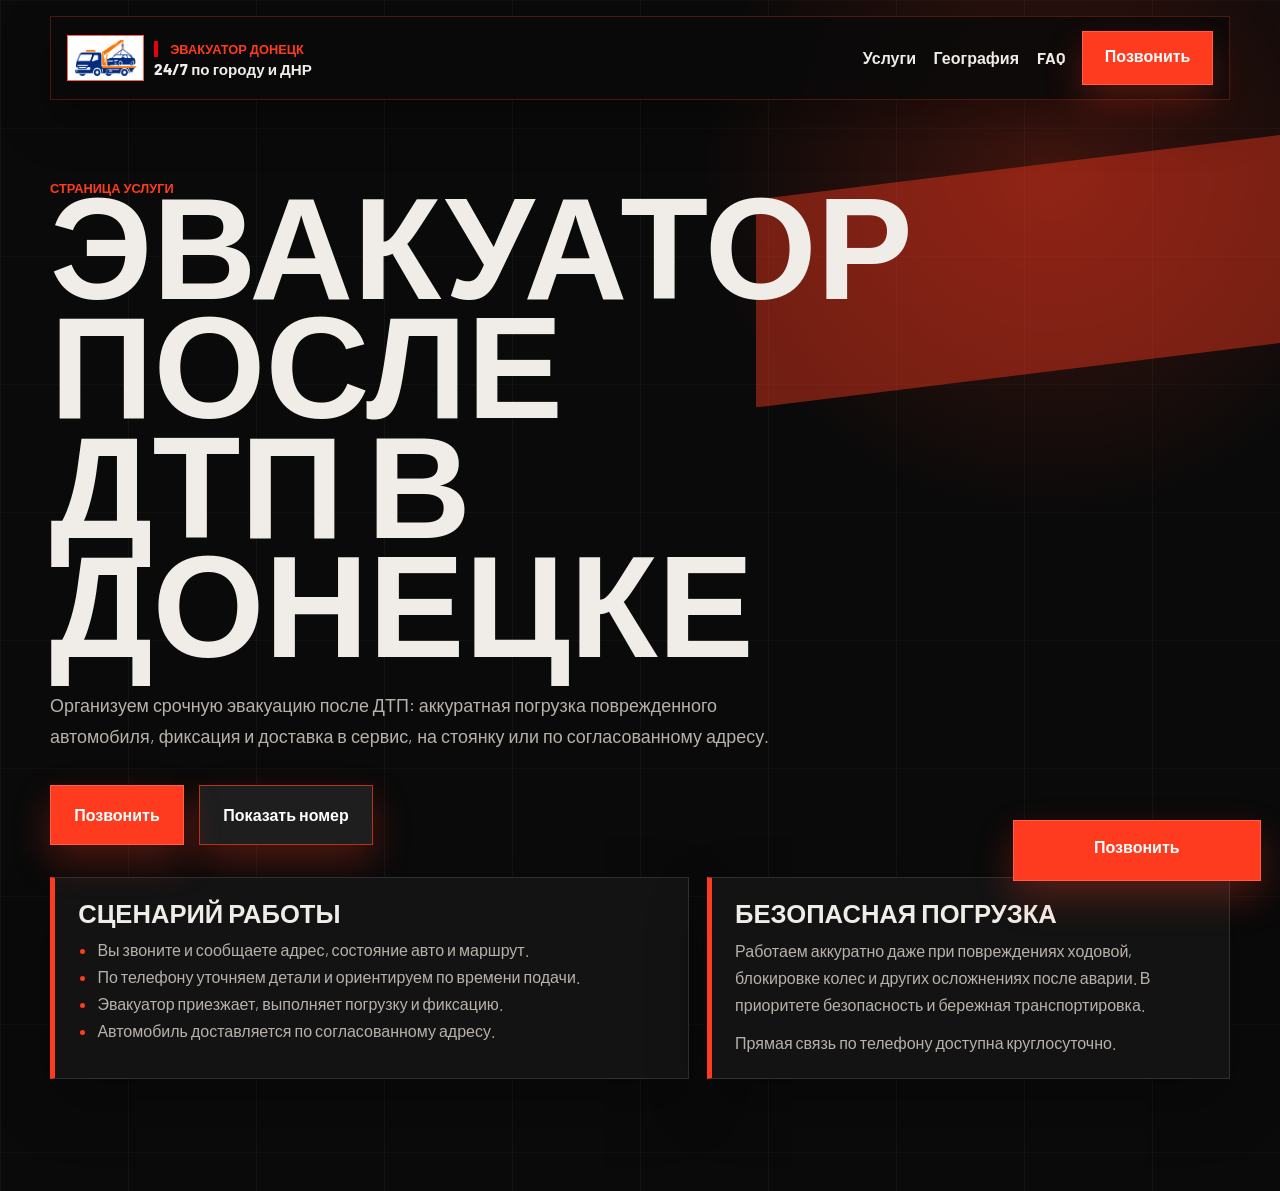
<file: evakuator-posle-dtp-donetsk.html>
<!DOCTYPE html>
<html lang="ru">
<head>
  <meta charset="UTF-8">
  <meta name="viewport" content="width=device-width, initial-scale=1.0">
  <!-- Yandex.Metrika counter -->
  <script type="text/javascript">
      (function(m,e,t,r,i,k,a){
          m[i]=m[i]||function(){(m[i].a=m[i].a||[]).push(arguments)};
          m[i].l=1*new Date();
          for (var j = 0; j < document.scripts.length; j++) {if (document.scripts[j].src === r) { return; }}
          k=e.createElement(t),a=e.getElementsByTagName(t)[0],k.async=1,k.src=r,a.parentNode.insertBefore(k,a)
      })(window, document,'script','https://mc.yandex.ru/metrika/tag.js?id=109136230', 'ym');

      ym(109136230, 'init', {ssr:true, webvisor:true, clickmap:true, ecommerce:"dataLayer", referrer: document.referrer, url: location.href, accurateTrackBounce:true, trackLinks:true});
  </script>
  <noscript><div><img src="https://mc.yandex.ru/watch/109136230" style="position:absolute; left:-9999px;" alt="" /></div></noscript>
  <!-- /Yandex.Metrika counter -->
  <title>Эвакуатор после ДТП в Донецке — срочный выезд</title>
  <meta name="description" content="Эвакуатор после ДТП в Донецке и по ДНР: аккуратная погрузка, круглосуточный выезд, доставка автомобиля в сервис или на стоянку.">
  <meta name="robots" content="index,follow">
  <meta name="theme-color" content="#061218">
  <link rel="canonical" href="https://evakuatordn.ru/evakuator-posle-dtp-donetsk.html">
  <meta property="og:type" content="article">
  <meta property="og:title" content="Эвакуатор после ДТП в Донецке">
  <meta property="og:description" content="Срочная эвакуация автомобиля после ДТП с аккуратной погрузкой.">
  <meta property="og:url" content="https://evakuatordn.ru/evakuator-posle-dtp-donetsk.html">
  <meta property="og:image" content="https://evakuatordn.ru/assets/fleet-night-photo.webp">
  <link rel="icon" href="favicon.ico" sizes="any">
  <link rel="shortcut icon" href="favicon.ico" type="image/x-icon">
  <link rel="icon" type="image/svg+xml" href="favicon.svg">
  <link rel="icon" type="image/png" sizes="120x120" href="favicon-120x120.png">
  <link rel="icon" type="image/png" sizes="48x48" href="favicon-48x48.png">
  <link rel="icon" type="image/png" sizes="32x32" href="favicon-32x32.png">
  <link rel="icon" type="image/png" sizes="16x16" href="favicon-16x16.png">
  <link rel="apple-touch-icon" sizes="180x180" href="apple-touch-icon.png">
  <link rel="manifest" href="site.webmanifest">
  <meta name="msapplication-TileColor" content="#061218">
  <meta name="msapplication-config" content="browserconfig.xml">
  <link rel="preconnect" href="https://fonts.googleapis.com">
  <link rel="preconnect" href="https://fonts.gstatic.com" crossorigin>
  <link href="https://fonts.googleapis.com/css2?family=Barlow:wght@400;500;600;700;800&family=Barlow+Condensed:wght@600;700;800&family=Bebas+Neue&display=swap" rel="stylesheet">
  <link rel="stylesheet" href="styles.css?v=20260529-seo-logo">
</head>
<body class="seo-dark">
  <div class="page-shell">
    <header class="site-header">
      <a class="logo-block" href="index.html" aria-label="Эвакуатор в Донецке">
        <span class="logo-mark" aria-hidden="true">
          <img src="assets/client-logo.png" alt="" width="96" height="57" loading="eager" decoding="async">
        </span>
        <span>
          <span class="logo-kicker">Эвакуатор Донецк</span>
          <span class="logo-title">24/7 по городу и ДНР</span>
        </span>
      </a>
      <nav class="site-nav" aria-label="Навигация">
        <a href="index.html#services">Услуги</a>
        <a href="index.html#coverage">География</a>
        <a href="index.html#faq">FAQ</a>
        <button type="button" class="nav-call phone-gate js-phone-gate" data-phone-gate="true" data-phone-label="call">Позвонить<span class="phone-gate-status" aria-live="polite"></span></button>
      </nav>
    </header>

    <main class="service-page">
      <p class="eyebrow">Страница услуги</p>
      <h1>Эвакуатор после ДТП в Донецке</h1>
      <p class="service-page-lead">Организуем срочную эвакуацию после ДТП: аккуратная погрузка поврежденного автомобиля, фиксация и доставка в сервис, на стоянку или по согласованному адресу.</p>

      <div class="hero-actions">
        <button type="button" class="btn btn-primary pulse phone-gate js-phone-gate" data-phone-gate="true" data-phone-label="call">Позвонить<span class="phone-gate-status" aria-live="polite"></span></button>
        <div class="phone-stack" aria-label="Телефоны">
          <button type="button" class="phone-badge phone-gate js-phone-gate" data-phone-gate="true" data-phone-label="show">Показать номер<span class="phone-gate-status" aria-live="polite"></span></button>
        </div>
      </div>

      <div class="service-page-grid">
        <article class="service-page-card">
          <h2>Сценарий работы</h2>
          <ul class="service-page-list">
            <li>Вы звоните и сообщаете адрес, состояние авто и маршрут.</li>
            <li>По телефону уточняем детали и ориентируем по времени подачи.</li>
            <li>Эвакуатор приезжает, выполняет погрузку и фиксацию.</li>
            <li>Автомобиль доставляется по согласованному адресу.</li>
          </ul>
        </article>
        <article class="service-page-card">
          <h2>Безопасная погрузка</h2>
          <p>Работаем аккуратно даже при повреждениях ходовой, блокировке колес и других осложнениях после аварии. В приоритете безопасность и бережная транспортировка.</p>
          <p>Прямая связь по телефону доступна круглосуточно.</p>
        </article>
      </div>
    </main>
  </div>
  <button type="button" class="sticky-call pulse phone-gate js-phone-gate" aria-label="Позвонить в службу эвакуации в Донецке" data-phone-gate="true" data-phone-label="call">Позвонить<span class="phone-gate-status" aria-live="polite"></span></button>
  <script src="antibot-phone.js?v=20260529-phone-reveal" defer></script>
</body>
</html>
</file>
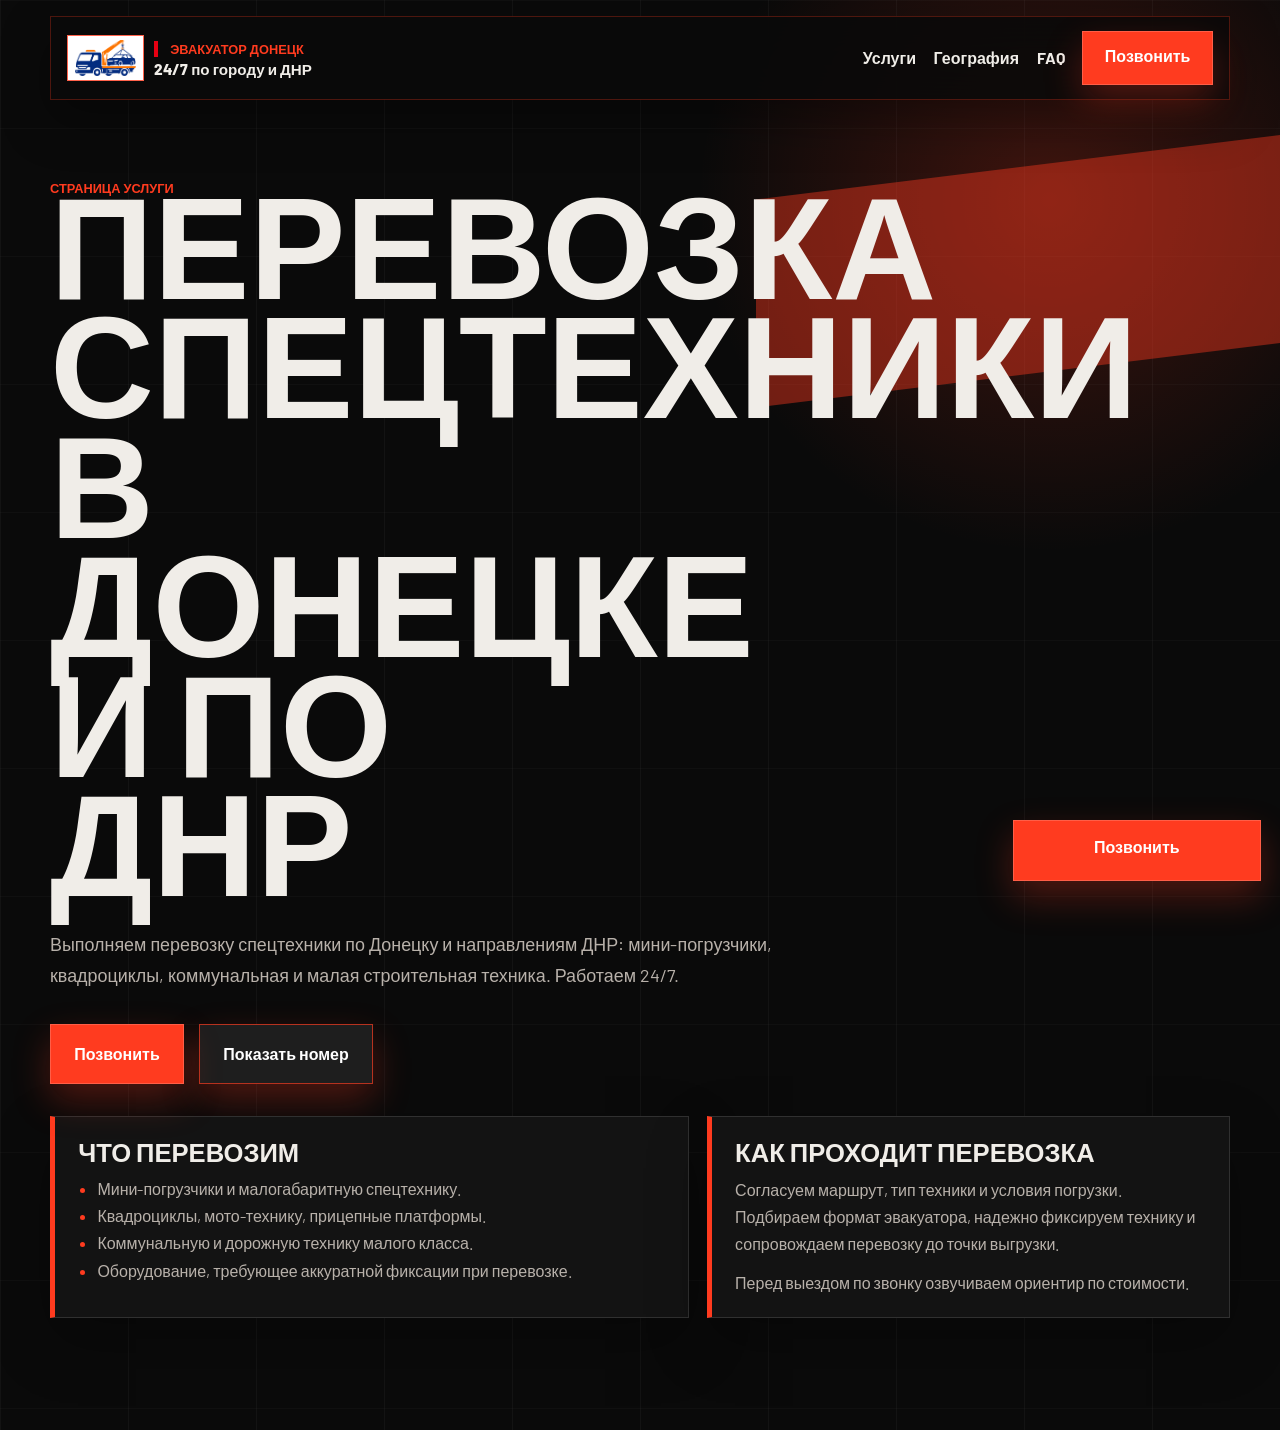
<file: perevozka-spectehniki-dnr.html>
<!DOCTYPE html>
<html lang="ru">
<head>
  <meta charset="UTF-8">
  <meta name="viewport" content="width=device-width, initial-scale=1.0">
  <!-- Yandex.Metrika counter -->
  <script type="text/javascript">
      (function(m,e,t,r,i,k,a){
          m[i]=m[i]||function(){(m[i].a=m[i].a||[]).push(arguments)};
          m[i].l=1*new Date();
          for (var j = 0; j < document.scripts.length; j++) {if (document.scripts[j].src === r) { return; }}
          k=e.createElement(t),a=e.getElementsByTagName(t)[0],k.async=1,k.src=r,a.parentNode.insertBefore(k,a)
      })(window, document,'script','https://mc.yandex.ru/metrika/tag.js?id=109136230', 'ym');

      ym(109136230, 'init', {ssr:true, webvisor:true, clickmap:true, ecommerce:"dataLayer", referrer: document.referrer, url: location.href, accurateTrackBounce:true, trackLinks:true});
  </script>
  <noscript><div><img src="https://mc.yandex.ru/watch/109136230" style="position:absolute; left:-9999px;" alt="" /></div></noscript>
  <!-- /Yandex.Metrika counter -->
  <title>Перевозка спецтехники в Донецке и по ДНР</title>
  <meta name="description" content="Перевозка спецтехники в Донецке и по ДНР: мини-погрузчики, квадроциклы, коммунальная техника. Круглосуточная подача и аккуратная фиксация груза.">
  <meta name="robots" content="index,follow">
  <meta name="theme-color" content="#061218">
  <link rel="canonical" href="https://evakuatordn.ru/perevozka-spectehniki-dnr.html">
  <meta property="og:type" content="article">
  <meta property="og:title" content="Перевозка спецтехники по ДНР">
  <meta property="og:description" content="Круглосуточная перевозка спецтехники с подачей из Донецка.">
  <meta property="og:url" content="https://evakuatordn.ru/perevozka-spectehniki-dnr.html">
  <meta property="og:image" content="https://evakuatordn.ru/assets/fleet-loading-photo.webp">
  <link rel="icon" href="favicon.ico" sizes="any">
  <link rel="shortcut icon" href="favicon.ico" type="image/x-icon">
  <link rel="icon" type="image/svg+xml" href="favicon.svg">
  <link rel="icon" type="image/png" sizes="120x120" href="favicon-120x120.png">
  <link rel="icon" type="image/png" sizes="48x48" href="favicon-48x48.png">
  <link rel="icon" type="image/png" sizes="32x32" href="favicon-32x32.png">
  <link rel="icon" type="image/png" sizes="16x16" href="favicon-16x16.png">
  <link rel="apple-touch-icon" sizes="180x180" href="apple-touch-icon.png">
  <link rel="manifest" href="site.webmanifest">
  <meta name="msapplication-TileColor" content="#061218">
  <meta name="msapplication-config" content="browserconfig.xml">
  <link rel="preconnect" href="https://fonts.googleapis.com">
  <link rel="preconnect" href="https://fonts.gstatic.com" crossorigin>
  <link href="https://fonts.googleapis.com/css2?family=Barlow:wght@400;500;600;700;800&family=Barlow+Condensed:wght@600;700;800&family=Bebas+Neue&display=swap" rel="stylesheet">
  <link rel="stylesheet" href="styles.css?v=20260529-seo-logo">
</head>
<body class="seo-dark">
  <div class="page-shell">
    <header class="site-header">
      <a class="logo-block" href="index.html" aria-label="Эвакуатор в Донецке">
        <span class="logo-mark" aria-hidden="true">
          <img src="assets/client-logo.png" alt="" width="96" height="57" loading="eager" decoding="async">
        </span>
        <span>
          <span class="logo-kicker">Эвакуатор Донецк</span>
          <span class="logo-title">24/7 по городу и ДНР</span>
        </span>
      </a>
      <nav class="site-nav" aria-label="Навигация">
        <a href="index.html#services">Услуги</a>
        <a href="index.html#coverage">География</a>
        <a href="index.html#faq">FAQ</a>
        <button type="button" class="nav-call phone-gate js-phone-gate" data-phone-gate="true" data-phone-label="call">Позвонить<span class="phone-gate-status" aria-live="polite"></span></button>
      </nav>
    </header>

    <main class="service-page">
      <p class="eyebrow">Страница услуги</p>
      <h1>Перевозка спецтехники в Донецке и по ДНР</h1>
      <p class="service-page-lead">Выполняем перевозку спецтехники по Донецку и направлениям ДНР: мини-погрузчики, квадроциклы, коммунальная и малая строительная техника. Работаем 24/7.</p>

      <div class="hero-actions">
        <button type="button" class="btn btn-primary pulse phone-gate js-phone-gate" data-phone-gate="true" data-phone-label="call">Позвонить<span class="phone-gate-status" aria-live="polite"></span></button>
        <div class="phone-stack" aria-label="Телефоны">
          <button type="button" class="phone-badge phone-gate js-phone-gate" data-phone-gate="true" data-phone-label="show">Показать номер<span class="phone-gate-status" aria-live="polite"></span></button>
        </div>
      </div>

      <div class="service-page-grid">
        <article class="service-page-card">
          <h2>Что перевозим</h2>
          <ul class="service-page-list">
            <li>Мини-погрузчики и малогабаритную спецтехнику.</li>
            <li>Квадроциклы, мото-технику, прицепные платформы.</li>
            <li>Коммунальную и дорожную технику малого класса.</li>
            <li>Оборудование, требующее аккуратной фиксации при перевозке.</li>
          </ul>
        </article>
        <article class="service-page-card">
          <h2>Как проходит перевозка</h2>
          <p>Согласуем маршрут, тип техники и условия погрузки. Подбираем формат эвакуатора, надежно фиксируем технику и сопровождаем перевозку до точки выгрузки.</p>
          <p>Перед выездом по звонку озвучиваем ориентир по стоимости.</p>
        </article>
      </div>
    </main>
  </div>
  <button type="button" class="sticky-call pulse phone-gate js-phone-gate" aria-label="Позвонить в службу эвакуации в Донецке" data-phone-gate="true" data-phone-label="call">Позвонить<span class="phone-gate-status" aria-live="polite"></span></button>
  <script src="antibot-phone.js?v=20260529-phone-reveal" defer></script>
</body>
</html>
</file>
<file: styles.css>
:root {
  --bg: #f4f8fa;
  --surface: rgba(255, 255, 255, 0.86);
  --surface-strong: #ffffff;
  --surface-dark: #061218;
  --surface-dark-2: #10242c;
  --text: #111a1f;
  --muted: #607079;
  --line: rgba(6, 18, 24, 0.1);
  --yellow: #19d3c5;
  --yellow-soft: #c9fff8;
  --yellow-strong: #009f93;
  --call-red: #e60012;
  --call-red-dark: #b9000f;
  --call-red-soft: #ff1a2d;
  --white: #ffffff;
  --shadow: 0 24px 60px rgba(17, 18, 22, 0.12);
  --shadow-heavy: 0 30px 90px rgba(7, 8, 12, 0.18);
  --radius-xl: 36px;
  --radius-lg: 28px;
  --radius-md: 20px;
  --container: 1240px;
  --scroll-offset: 0px;
  --hero-shift: 0px;
  --parallax: 0px;
  --ticker-gap: clamp(1.45rem, 2vw, 2.25rem);
}

*,
*::before,
*::after {
  box-sizing: border-box;
}

html {
  scroll-behavior: smooth;
  overflow-x: hidden;
}

body {
  margin: 0;
  font-family: "Manrope", sans-serif;
  color: var(--text);
  background:
    radial-gradient(circle at 10% 10%, rgba(25, 211, 197, 0.14), transparent 24%),
    radial-gradient(circle at 90% 12%, rgba(255, 0, 51, 0.06), transparent 20%),
    linear-gradient(180deg, #ffffff 0%, #f4f8fa 100%);
  overflow-x: hidden;
}

body::before,
body::after {
  content: "";
  position: fixed;
  pointer-events: none;
  inset: 0;
  z-index: -2;
}

body::before {
  top: -8rem;
  height: 35rem;
  background: radial-gradient(circle at center, rgba(25, 211, 197, 0.18), transparent 65%);
  transform: translateY(calc(var(--scroll-offset) * -0.06));
}

body::after {
  top: auto;
  bottom: -6rem;
  height: 26rem;
  background: repeating-linear-gradient(90deg, rgba(25, 211, 197, 0.12) 0 3.2rem, transparent 3.2rem 8.4rem);
  opacity: 0.42;
  transform: skewY(-7deg) translateY(calc(var(--scroll-offset) * -0.08));
}

::selection {
  background: rgba(25, 211, 197, 0.3);
  color: var(--text);
}

img {
  display: block;
  max-width: 100%;
}

a {
  color: inherit;
  text-decoration: none;
}

button {
  font: inherit;
}

button.phone-gate {
  cursor: pointer;
  text-align: center;
}

.phone-gate-status {
  display: block;
  margin-top: 0.25rem;
  font-size: 0.78rem;
  font-weight: 700;
  line-height: 1.2;
  opacity: 0.84;
}

.phone-gate.is-blocked {
  opacity: 0.72;
}

.phone-gate.is-pending {
  cursor: wait;
}

.phone-gate-number {
  display: inline-flex;
  align-items: baseline;
  justify-content: center;
  flex-wrap: nowrap;
  white-space: nowrap;
}

.phone-gate-number.is-animating {
  gap: 0.01em;
}

.phone-gate-char {
  display: inline-block;
  min-width: 0.28em;
  opacity: 0;
  transform: translateY(0.45em) scale(0.92);
  filter: blur(0.25em);
  animation: phoneCharReveal 0.48s ease-out forwards;
  animation-delay: var(--phone-char-delay, 0ms);
}

.final-phone {
  align-items: center;
  justify-content: center;
  width: min(100%, 33rem);
  min-height: 5.35rem;
  padding: 1rem 1.25rem;
  border: 2px solid rgba(255, 255, 255, 0.9);
  background: #050505;
  color: #ffffff;
  text-align: center;
  text-transform: uppercase;
  box-shadow:
    0 0 0 0.35rem rgba(5, 5, 5, 0.12),
    0 1.25rem 2.4rem rgba(0, 0, 0, 0.28);
}

.final-phone .phone-gate-number {
  width: 100%;
  color: #ffffff;
  text-shadow: 0 0.08rem 0.3rem rgba(0, 0, 0, 0.45);
}

.footer-phone {
  padding: 0;
  border: 0;
  background: transparent;
}

p {
  margin: 0;
}

.skip-link {
  position: absolute;
  left: 1rem;
  top: -6rem;
  z-index: 100;
  padding: 0.9rem 1.1rem;
  border-radius: 999px;
  background: var(--surface-dark);
  color: var(--white);
  transition: top 0.2s ease;
}

.skip-link:focus {
  top: 1rem;
}

.page-shell {
  width: min(var(--container), calc(100% - 2rem));
  margin: 0 auto;
}

.site-header {
  position: sticky;
  top: 0;
  z-index: 50;
  display: flex;
  align-items: center;
  justify-content: space-between;
  gap: 1.25rem;
  margin-top: 0.75rem;
  padding: 0.85rem 1rem;
  border-radius: 1.25rem;
  backdrop-filter: blur(20px);
  background: rgba(255, 255, 255, 0.86);
  border: 1px solid rgba(6, 18, 24, 0.08);
  box-shadow: 0 18px 42px rgba(6, 18, 24, 0.08);
}

.logo-block {
  display: inline-flex;
  align-items: center;
  gap: 0.65rem;
  min-width: 0;
}

.logo-mark {
  display: none;
}

.logo-mark img {
  width: 100%;
  height: 100%;
  object-fit: cover;
  border-radius: inherit;
}

.logo-kicker,
.eyebrow,
.service-index {
  display: inline-block;
  font-family: "Space Grotesk", sans-serif;
  letter-spacing: 0;
  text-transform: uppercase;
  font-size: 0.78rem;
  font-weight: 700;
}

.logo-kicker,
.eyebrow {
  color: var(--yellow-strong);
}

.logo-kicker {
  padding-left: 0.75rem;
  border-left: 0.25rem solid var(--call-red);
}

.logo-title {
  display: block;
  margin-top: 0.22rem;
  font-size: 0.95rem;
  font-weight: 800;
  color: var(--text);
}

.site-nav {
  display: flex;
  align-items: center;
  gap: 1.1rem;
  font-weight: 700;
  color: var(--muted);
}

.site-nav a {
  transition: color 0.25s ease, transform 0.25s ease;
}

.site-nav a:hover,
.site-nav a:focus-visible {
  color: var(--text);
  transform: translateY(-1px);
}

.nav-call {
  padding: 0.9rem 1.35rem;
  border-radius: 999px;
  background: linear-gradient(135deg, #0d0f15, #1b1f29);
  color: var(--white);
  box-shadow: 0 16px 35px rgba(7, 8, 12, 0.2);
}

.section-anchor {
  scroll-margin-top: 6rem;
}

.hero,
.benefits,
.services,
.workflow,
.geography,
.fleet,
.faq,
.cta,
.metrics {
  padding: clamp(3rem, 7vw, 6rem) 0;
}

.hero {
  position: relative;
  display: grid;
  grid-template-columns: minmax(0, 0.92fr) minmax(0, 1.08fr);
  gap: clamp(2rem, 5vw, 5rem);
  align-items: center;
  min-height: calc(100svh - 7.5rem);
}

.hero::before {
  content: "";
  position: absolute;
  inset: auto 0 1.6rem auto;
  width: min(40rem, 60%);
  height: 0.75rem;
  border-radius: 999px;
  background: repeating-linear-gradient(90deg, var(--yellow) 0 3.7rem, transparent 3.7rem 7rem);
  opacity: 0.5;
  transform: skewX(-24deg);
  animation: laneShift 8s linear infinite;
}

.hero-copy {
  position: relative;
  z-index: 2;
}

.hero h1,
.section-heading h2,
.cta-inner h2 {
  margin: 0;
  font-family: "Space Grotesk", sans-serif;
  font-weight: 700;
  line-height: 0.95;
  letter-spacing: 0;
}

.hero h1 {
  max-width: 10ch;
  font-size: clamp(3rem, 7.2vw, 5.9rem);
}

.hero-lead,
.section-heading p,
.hero-search-copy p,
.service-card p,
.glass-card p,
.step-card p,
.geo-description,
.cta-inner p,
.faq-item p,
.metric-card p,
.fleet-card p {
  color: var(--muted);
  line-height: 1.75;
  font-size: 1.02rem;
}

.hero-lead {
  margin-top: 1.35rem;
  max-width: 38rem;
  font-size: 1.15rem;
}

.hero-actions {
  display: flex;
  flex-wrap: wrap;
  align-items: center;
  gap: 0.95rem;
  margin-top: 2rem;
}

.phone-stack {
  display: grid;
  grid-template-columns: repeat(2, minmax(0, max-content));
  gap: 0.95rem;
}

.btn,
.phone-badge,
.sticky-call {
  display: inline-flex;
  align-items: center;
  justify-content: center;
  min-height: 3.8rem;
  padding: 0.95rem 1.45rem;
  border-radius: 999px;
  font-weight: 800;
  transition: transform 0.28s ease, box-shadow 0.28s ease, background 0.28s ease;
}

.btn:hover,
.btn:focus-visible,
.phone-badge:hover,
.phone-badge:focus-visible,
.sticky-call:hover,
.sticky-call:focus-visible {
  transform: translateY(-3px);
}

.btn-primary {
  color: #1c0d09;
}

.btn-secondary {
  color: #1c0d09;
}

.phone-badge {
  color: var(--text);
  background: rgba(255, 255, 255, 0.9);
  border: 1px solid rgba(17, 18, 22, 0.08);
  box-shadow: var(--shadow);
  white-space: nowrap;
}

.phone-badge--light {
  background: rgba(255, 255, 255, 0.12);
  color: var(--white);
  border-color: rgba(255, 255, 255, 0.16);
  backdrop-filter: blur(10px);
}

.hero-points {
  display: grid;
  gap: 0.9rem;
  padding: 0;
  margin: 1.8rem 0 0;
  list-style: none;
}

.hero-points li {
  display: flex;
  align-items: center;
  gap: 0.85rem;
  font-weight: 700;
}

.hero-points li::before {
  content: "";
  width: 0.92rem;
  height: 0.92rem;
  flex: 0 0 0.92rem;
  border-radius: 999px;
  background: radial-gradient(circle at 35% 35%, #d4fff9 0 25%, var(--yellow) 26% 100%);
  box-shadow: 0 0 0 5px rgba(25, 211, 197, 0.15);
}

.hero-search-copy {
  max-width: 40rem;
  margin-top: 2rem;
  padding: 1.15rem 0 1.15rem 1.35rem;
  border-left: 0.28rem solid var(--yellow);
  background: transparent;
}

.hero-visual {
  position: relative;
  display: flex;
  align-items: flex-start;
  justify-content: flex-end;
  min-height: 34rem;
  padding: 1.1rem 0 5rem;
}

.hero-visual img {
  position: relative;
  z-index: 2;
  width: min(100%, 39rem);
  aspect-ratio: 0.96;
  object-fit: cover;
  object-position: center 26%;
  border-radius: 1.4rem 4rem 1.4rem 4rem;
  box-shadow: var(--shadow-heavy);
  transform: translateY(calc(var(--hero-shift) * -1));
  filter: saturate(1.02) contrast(1.02);
  margin-left: auto;
}

.hero-road {
  position: absolute;
  inset: auto 4% 9% 8%;
  height: 12rem;
  border-radius: 999px;
  background:
    radial-gradient(circle at center, rgba(25, 211, 197, 0.3), transparent 58%),
    linear-gradient(90deg, transparent, rgba(255, 255, 255, 0.25), transparent);
  filter: blur(18px);
}

.hero-card {
  position: absolute;
  z-index: 3;
  width: min(15rem, 42%);
  padding: 1.1rem 1.15rem;
  border-radius: 1.6rem;
  box-shadow: var(--shadow);
  backdrop-filter: blur(18px);
}

.hero-card strong {
  display: block;
  margin-top: 0.45rem;
  line-height: 1.35;
}

.hero-card--top {
  top: 0;
  right: 0;
  background: rgba(14, 16, 22, 0.84);
  color: var(--white);
  border: 1px solid rgba(255, 255, 255, 0.08);
}

.hero-callout {
  position: absolute;
  right: 1.1rem;
  left: auto;
  bottom: 0.95rem;
  z-index: 3;
  display: flex;
  align-items: center;
  justify-content: center;
  gap: 1rem;
  width: min(22rem, calc(100% - 2.2rem));
  padding: 1.15rem 1.4rem;
  border-radius: 999px;
  color: #111217;
  background: linear-gradient(135deg, var(--yellow), #8ff8ed);
  box-shadow: 0 24px 44px rgba(25, 211, 197, 0.26), 0 18px 36px rgba(7, 8, 12, 0.18);
}

.hero-callout__label {
  font-family: "Space Grotesk", sans-serif;
  font-size: 0.88rem;
  font-weight: 700;
  letter-spacing: 0;
  text-transform: uppercase;
}

.hero-callout__phones {
  display: flex;
  flex: 0 0 auto;
  flex-wrap: wrap;
  justify-content: flex-end;
  gap: 0.45rem 1.15rem;
}

.hero-callout__phones a {
  font-weight: 800;
  white-space: nowrap;
}

.nav-call,
.btn-primary,
.btn-secondary,
.sticky-call {
  position: relative;
  overflow: hidden;
  color: #ffffff;
  border: 1px solid rgba(255, 255, 255, 0.2);
  background: var(--call-red);
  box-shadow: 0 16px 34px rgba(230, 0, 18, 0.3), 0 8px 18px rgba(95, 0, 8, 0.16);
}

.hero-callout {
  overflow: hidden;
  color: #ffffff;
  border: 1px solid rgba(255, 255, 255, 0.22);
  background: var(--call-red);
  box-shadow: 0 16px 34px rgba(230, 0, 18, 0.3), 0 8px 18px rgba(95, 0, 8, 0.16);
}

.nav-call:hover,
.nav-call:focus-visible,
.btn-primary:hover,
.btn-primary:focus-visible,
.btn-secondary:hover,
.btn-secondary:focus-visible,
.sticky-call:hover,
.sticky-call:focus-visible,
.hero-callout:hover,
.hero-callout:focus-within {
  background: var(--call-red-dark);
  box-shadow: 0 22px 46px rgba(230, 0, 18, 0.38), 0 14px 30px rgba(95, 0, 8, 0.2);
}

.card-label {
  display: inline-block;
  color: var(--yellow-strong);
  font-family: "Space Grotesk", sans-serif;
  font-size: 0.78rem;
  font-weight: 700;
  letter-spacing: 0;
  text-transform: uppercase;
}

.ticker {
  position: relative;
  overflow: hidden;
  margin: 0 calc(50% - 50vw);
  padding: 1.25rem 0;
  background: linear-gradient(135deg, #0b0c10, #141824);
  color: var(--white);
  border-block: 1px solid rgba(255, 255, 255, 0.08);
}

.ticker-strip {
  display: flex;
  width: max-content;
  min-width: 100%;
  will-change: transform;
  animation: marquee 24s linear infinite;
}

.ticker-group {
  display: flex;
  align-items: center;
  gap: var(--ticker-gap);
  flex: 0 0 auto;
  padding-right: var(--ticker-gap);
  white-space: nowrap;
}

.ticker-item {
  display: inline-flex;
  align-items: center;
  gap: clamp(0.95rem, 1.4vw, 1.4rem);
  font-family: "Space Grotesk", sans-serif;
  font-weight: 700;
  letter-spacing: 0;
  text-transform: uppercase;
}

.ticker-item::after {
  content: "";
  width: clamp(2.3rem, 4vw, 3.5rem);
  height: 0.38rem;
  border-radius: 999px;
  background: linear-gradient(90deg, var(--yellow), transparent);
}

.metrics {
  display: grid;
  grid-template-columns: repeat(4, minmax(0, 1fr));
  gap: 1rem;
}

.metric-card,
.glass-card,
.step-card,
.faq-item,
.fleet-card {
  background: var(--surface-strong);
  border: 1px solid rgba(17, 18, 22, 0.08);
  box-shadow: var(--shadow);
}

.metric-card {
  position: relative;
  overflow: hidden;
  padding: 1.65rem;
  border-radius: 1.8rem;
}

.metric-card::before {
  content: "";
  position: absolute;
  left: 1.65rem;
  top: 0;
  width: 4rem;
  height: 0.4rem;
  border-radius: 999px;
  background: var(--yellow);
}

.metric-value {
  display: inline-block;
  margin-bottom: 0.7rem;
  font-family: "Space Grotesk", sans-serif;
  font-size: clamp(1.7rem, 3vw, 2.5rem);
  font-weight: 700;
  letter-spacing: 0;
}

.section-heading {
  max-width: 48rem;
}

.section-heading h2 {
  margin-top: 0.85rem;
  font-size: clamp(2.4rem, 5vw, 4.2rem);
}

.section-heading p {
  margin-top: 1.2rem;
}

.benefit-grid,
.workflow-grid {
  display: grid;
  grid-template-columns: repeat(4, minmax(0, 1fr));
  gap: 1rem;
  margin-top: 2rem;
}

.glass-card {
  position: relative;
  overflow: hidden;
  padding: 1.75rem;
  border-radius: var(--radius-lg);
  background: linear-gradient(180deg, rgba(255, 255, 255, 0.98), rgba(255, 255, 255, 0.82));
  transition: transform 0.35s ease, box-shadow 0.35s ease, border-color 0.35s ease;
}

.glass-card::after {
  content: "";
  position: absolute;
  width: 11rem;
  height: 11rem;
  right: -3.5rem;
  bottom: -4rem;
  background: radial-gradient(circle, rgba(25, 211, 197, 0.24), transparent 70%);
}

.glass-card:hover,
.service-card:hover,
.fleet-card:hover {
  transform: translateY(-0.45rem);
}

.glass-card h3,
.service-card h3,
.step-card h3,
.faq-item summary,
.fleet-card strong {
  margin: 0;
  font-size: 1.18rem;
  line-height: 1.35;
}

.glass-card p,
.service-card p,
.step-card p {
  margin-top: 0.85rem;
}

.icon-badge,
.step-num {
  display: grid;
  place-items: center;
  width: 3.3rem;
  height: 3.3rem;
  border-radius: 1rem;
  font-family: "Space Grotesk", sans-serif;
  font-weight: 700;
}

.icon-badge {
  margin-bottom: 1.15rem;
  background: linear-gradient(135deg, var(--yellow), var(--yellow-soft));
  color: #111217;
}

.services {
  position: relative;
  overflow: hidden;
  margin: 0 calc(50% - 50vw);
  padding-inline: max(1rem, calc((100vw - var(--container)) / 2));
  background:
    radial-gradient(circle at 18% 12%, rgba(25, 211, 197, 0.16), transparent 24%),
    radial-gradient(circle at 88% 85%, rgba(255, 255, 255, 0.08), transparent 22%),
    linear-gradient(145deg, #0a0b10 0%, #111520 100%);
  color: var(--white);
}

.services .section-heading,
.workflow .section-heading,
.geography .section-heading,
.fleet .section-heading,
.faq .section-heading {
  margin-bottom: 1.5rem;
}

.services .section-heading p,
.services .scroll-hint,
.services .service-card p {
  color: rgba(255, 255, 255, 0.74);
}

.scroll-hint {
  margin: 0 0 1rem;
  font-weight: 700;
}

.services-track {
  display: flex;
  gap: 1rem;
  overflow-x: auto;
  padding-bottom: 0.5rem;
  scroll-snap-type: x mandatory;
  scrollbar-width: thin;
  scrollbar-color: var(--yellow) rgba(255, 255, 255, 0.08);
}

.services-track::-webkit-scrollbar {
  height: 0.7rem;
}

.services-track::-webkit-scrollbar-thumb {
  background: var(--yellow);
  border-radius: 999px;
}

.services-track::-webkit-scrollbar-track {
  background: rgba(255, 255, 255, 0.08);
  border-radius: 999px;
}

.service-card {
  position: relative;
  overflow: hidden;
  min-width: min(24rem, 84vw);
  max-width: 26rem;
  padding: 1.9rem;
  border-radius: var(--radius-lg);
  scroll-snap-align: start;
  background: linear-gradient(180deg, rgba(255, 255, 255, 0.1), rgba(255, 255, 255, 0.05));
  border: 1px solid rgba(255, 255, 255, 0.14);
  backdrop-filter: blur(16px);
  transition: transform 0.35s ease, border-color 0.35s ease, background 0.35s ease;
}

.service-card::before {
  content: "";
  position: absolute;
  inset: 0;
  background:
    linear-gradient(180deg, rgba(25, 211, 197, 0.16), transparent 38%),
    repeating-linear-gradient(90deg, transparent 0 6.4rem, rgba(255, 255, 255, 0.06) 6.4rem 6.8rem);
  opacity: 0.85;
  animation: laneShift 11s linear infinite;
}

.service-card > * {
  position: relative;
  z-index: 1;
}

.service-index {
  color: var(--yellow-strong);
}

.text-link {
  display: inline-flex;
  align-items: center;
  gap: 0.6rem;
  margin-top: 1.2rem;
  font-weight: 800;
  color: var(--yellow-soft);
}

.text-link::after {
  content: "→";
}

.workflow-grid {
  position: relative;
}

.step-card {
  position: relative;
  padding: 1.75rem;
  border-radius: var(--radius-lg);
}

.step-card::before {
  content: "";
  position: absolute;
  top: 3rem;
  right: -0.9rem;
  width: 1.8rem;
  height: 0.26rem;
  border-radius: 999px;
  background: repeating-linear-gradient(90deg, var(--yellow) 0 0.7rem, transparent 0.7rem 1.2rem);
}

.step-card:last-child::before {
  display: none;
}

.step-num {
  margin-bottom: 1rem;
  background: linear-gradient(135deg, #0c0d12, #191e2a);
  color: var(--white);
}

.geography {
  display: grid;
  grid-template-columns: minmax(0, 0.95fr) minmax(0, 1.05fr);
  gap: 1.2rem;
  align-items: center;
}

.geo-tags {
  display: flex;
  flex-wrap: wrap;
  gap: 0.75rem;
  margin: 1.4rem 0 1rem;
}

.geo-tags span {
  padding: 0.8rem 1rem;
  border-radius: 999px;
  background: rgba(255, 255, 255, 0.9);
  border: 1px solid rgba(17, 18, 22, 0.08);
  box-shadow: var(--shadow);
  font-weight: 800;
}

.geo-description {
  max-width: 38rem;
  margin: 0 0 1.4rem;
}

.geo-map {
  position: relative;
  min-height: 31rem;
  overflow: hidden;
  border-radius: var(--radius-xl);
  padding: 0.7rem;
  background: linear-gradient(180deg, #090b10 0%, #141925 100%);
  box-shadow: var(--shadow-heavy);
}

.geo-map-shell {
  position: relative;
  width: 100%;
  min-height: 29.6rem;
  height: 100%;
  border-radius: calc(var(--radius-xl) - 0.45rem);
  overflow: hidden;
  border: 1px solid rgba(255, 255, 255, 0.12);
  background: #0f1728;
}

.geo-map-toolbar {
  position: absolute;
  top: 0.85rem;
  left: 0.85rem;
  right: 0.85rem;
  z-index: 2;
  display: flex;
  align-items: center;
  justify-content: space-between;
  gap: 0.85rem;
  pointer-events: none;
}

.geo-map-badge,
.geo-map-link {
  pointer-events: auto;
  display: inline-flex;
  align-items: center;
  justify-content: center;
  min-height: 2.35rem;
  padding: 0.55rem 0.9rem;
  border-radius: 999px;
  font-family: "Space Grotesk", sans-serif;
  letter-spacing: 0;
  text-transform: uppercase;
  font-size: 0.72rem;
  font-weight: 800;
}

.geo-map-badge {
  color: #0f1218;
  background: linear-gradient(135deg, var(--yellow), #8ff8ed);
  box-shadow: 0 14px 30px rgba(25, 211, 197, 0.35);
}

.geo-map-link {
  color: var(--white);
  border: 1px solid rgba(255, 255, 255, 0.2);
  background: rgba(12, 14, 20, 0.72);
  backdrop-filter: blur(8px);
}

.geo-map iframe {
  border: 0;
  width: 100%;
  height: 100%;
  min-height: 29.6rem;
  display: block;
  filter: saturate(1.02) contrast(1.02);
}

.geo-map-fallback {
  display: block;
  margin: 0;
  padding: 0.8rem 1rem;
  border-top: 1px solid rgba(255, 255, 255, 0.15);
  color: rgba(255, 255, 255, 0.78);
  font-size: 0.9rem;
  line-height: 1.45;
  background: rgba(10, 14, 22, 0.7);
}

.geo-map-fallback a {
  color: var(--yellow-soft);
  text-decoration: underline;
}

.fleet {
  background: linear-gradient(180deg, rgba(255, 255, 255, 0.5), rgba(243, 245, 249, 0.95));
  border-radius: var(--radius-xl);
}

.fleet-grid {
  display: grid;
  grid-template-columns: minmax(0, 1.18fr) minmax(0, 0.82fr);
  gap: 1rem;
}

.fleet-stack {
  display: grid;
  gap: 1rem;
}

.fleet-card {
  position: relative;
  overflow: hidden;
  border-radius: var(--radius-xl);
  transition: transform 0.35s ease, box-shadow 0.35s ease;
}

.fleet-card::after {
  content: "";
  position: absolute;
  inset: 0;
  background: linear-gradient(180deg, rgba(7, 8, 12, 0.02), rgba(7, 8, 12, 0.18) 62%, rgba(7, 8, 12, 0.76));
  pointer-events: none;
}

.fleet-card img {
  width: 100%;
  height: 100%;
  object-fit: cover;
}

.fleet-card figcaption {
  position: absolute;
  inset: auto 0 0;
  z-index: 1;
  display: flex;
  justify-content: space-between;
  align-items: flex-end;
  gap: 1rem;
  padding: 1.35rem 1.45rem;
  color: var(--white);
}

.fleet-card figcaption p {
  margin-top: 0.4rem;
  color: rgba(255, 255, 255, 0.78);
}

.fleet-card--large figcaption {
  background: linear-gradient(180deg, transparent, rgba(0, 0, 0, 0.78));
}

.fleet-card--large span {
  padding: 0.75rem 0.95rem;
  border-radius: 999px;
  background: rgba(255, 255, 255, 0.12);
  border: 1px solid rgba(255, 255, 255, 0.14);
  font-weight: 800;
}

.faq-list {
  display: grid;
  gap: 0.85rem;
}

.faq-item {
  padding: 0 1.45rem;
  border-radius: 1.6rem;
}

.faq-item summary {
  position: relative;
  display: flex;
  align-items: center;
  justify-content: space-between;
  gap: 1rem;
  padding: 1.35rem 0;
  list-style: none;
  cursor: pointer;
}

.faq-item summary::-webkit-details-marker {
  display: none;
}

.faq-item summary::after {
  content: "+";
  flex: 0 0 auto;
  font-family: "Space Grotesk", sans-serif;
  font-size: 2rem;
  line-height: 1;
  color: var(--yellow);
  transition: transform 0.25s ease;
}

.faq-item[open] summary::after {
  transform: rotate(45deg);
}

.faq-item p {
  padding: 0 0 1.45rem;
}

.seo-hub {
  padding-top: 1.5rem;
}

.seo-hub-grid {
  display: grid;
  grid-template-columns: repeat(2, minmax(0, 1fr));
  gap: 1rem;
}

.seo-hub-card {
  display: block;
  padding: 1.35rem 1.45rem;
  border-radius: var(--radius-md);
  background: var(--surface-strong);
  border: 1px solid rgba(17, 18, 22, 0.08);
  box-shadow: var(--shadow);
  transition: transform 0.28s ease, box-shadow 0.28s ease;
}

.seo-hub-card:hover,
.seo-hub-card:focus-visible {
  transform: translateY(-3px);
  box-shadow: 0 28px 46px rgba(17, 18, 22, 0.14);
}

.seo-hub-card strong {
  display: block;
  font-size: 1.06rem;
}

.seo-hub-card span {
  display: block;
  margin-top: 0.55rem;
  color: var(--muted);
  line-height: 1.55;
}

.cta {
  padding-bottom: 7.5rem;
}

.cta-inner {
  position: relative;
  overflow: hidden;
  padding: clamp(2.2rem, 6vw, 4rem);
  border-radius: var(--radius-xl);
  background:
    radial-gradient(circle at 84% 18%, rgba(25, 211, 197, 0.22), transparent 18%),
    linear-gradient(145deg, #0a0c11 0%, #141925 100%);
  color: var(--white);
  box-shadow: var(--shadow-heavy);
}

.cta-inner::before {
  content: "";
  position: absolute;
  inset: 0;
  background:
    linear-gradient(90deg, rgba(25, 211, 197, 0.18), transparent 40%),
    repeating-linear-gradient(90deg, transparent 0 4.5rem, rgba(255, 255, 255, 0.06) 4.5rem 4.9rem);
  opacity: 0.55;
  animation: laneShift 10s linear infinite;
}

.cta-inner > * {
  position: relative;
  z-index: 1;
}

.cta-inner h2 {
  margin-top: 0.9rem;
  max-width: 12ch;
  font-size: clamp(2.4rem, 5vw, 4.7rem);
}

.cta-inner p {
  margin-top: 1.25rem;
  max-width: 42rem;
  color: rgba(255, 255, 255, 0.78);
}

.site-footer {
  display: flex;
  justify-content: space-between;
  align-items: flex-start;
  gap: 1rem;
  padding: 0 0 3rem;
  color: var(--muted);
  font-size: 0.95rem;
}

.footer-phones {
  display: flex;
  flex-wrap: wrap;
  justify-content: flex-end;
  gap: 0.75rem 1.2rem;
}

.footer-links {
  display: flex;
  flex-wrap: wrap;
  justify-content: flex-end;
  gap: 0.65rem 1rem;
}

.footer-links a {
  color: var(--muted);
  text-decoration: underline;
  text-decoration-color: rgba(17, 18, 22, 0.26);
  text-underline-offset: 0.18rem;
}

.site-footer a {
  display: inline-flex;
  font-weight: 800;
  color: var(--text);
}

.service-page {
  padding: 3rem 0 5.5rem;
}

.service-page h1 {
  margin: 0;
  font-family: "Space Grotesk", sans-serif;
  font-size: clamp(2.2rem, 5vw, 4rem);
  line-height: 0.98;
  letter-spacing: 0;
}

.service-page-lead {
  margin-top: 1rem;
  max-width: 48rem;
  color: var(--muted);
  line-height: 1.75;
}

.service-page-grid {
  display: grid;
  grid-template-columns: minmax(0, 1.1fr) minmax(0, 0.9fr);
  gap: 1rem;
  margin-top: 1.6rem;
}

.service-page-card {
  padding: 1.35rem 1.45rem;
  border-radius: var(--radius-md);
  border: 1px solid rgba(17, 18, 22, 0.08);
  background: var(--surface-strong);
  box-shadow: var(--shadow);
}

.service-page-card h2 {
  margin: 0;
  font-size: 1.2rem;
}

.service-page-card p {
  margin-top: 0.7rem;
  color: var(--muted);
  line-height: 1.7;
}

.service-page-list {
  margin: 0.9rem 0 0;
  padding-left: 1.2rem;
  color: var(--muted);
}

.service-page-list li + li {
  margin-top: 0.45rem;
}

body.seo-dark {
  font-family: "Barlow", Arial, sans-serif;
  color: #f0ede8;
  background:
    linear-gradient(90deg, rgba(255, 255, 255, 0.035) 1px, transparent 1px),
    linear-gradient(180deg, rgba(255, 255, 255, 0.025) 1px, transparent 1px),
    radial-gradient(circle at 82% 14%, rgba(255, 59, 31, 0.22), transparent 22rem),
    #0a0a0a;
  background-size: 8rem 8rem, 8rem 8rem, auto, auto;
}

body.seo-dark::before,
body.seo-dark::after {
  display: none;
}

.seo-dark .page-shell {
  width: min(1180px, calc(100% - 2rem));
}

.seo-dark .site-header {
  margin-top: 1rem;
  border-radius: 0;
  background: rgba(10, 10, 10, 0.88);
  border: 1px solid rgba(255, 59, 31, 0.28);
  box-shadow: 0 1.25rem 3rem rgba(0, 0, 0, 0.34);
}

.seo-dark .logo-mark {
  display: inline-flex;
  align-items: center;
  justify-content: center;
  width: 4.8rem;
  height: 2.85rem;
  flex: 0 0 4.8rem;
  overflow: hidden;
  border: 1px solid rgba(255, 59, 31, 0.8);
  border-radius: 0;
  background: #ffffff;
}

.seo-dark .logo-mark img {
  width: 4.25rem;
  height: 2.25rem;
  object-fit: contain;
  border-radius: 0;
}

.seo-dark .logo-kicker,
.seo-dark .eyebrow {
  color: #ff3b1f;
  font-family: "Barlow Condensed", Arial, sans-serif;
  font-size: 0.8rem;
  letter-spacing: 0;
}

.seo-dark .logo-title,
.seo-dark .site-nav,
.seo-dark .site-nav a,
.seo-dark .site-footer a {
  color: #f0ede8;
}

.seo-dark .service-page {
  position: relative;
  padding: clamp(2.5rem, 6vw, 5rem) 0 7rem;
}

.seo-dark .service-page::before {
  content: "";
  position: absolute;
  inset: 4rem -8vw auto auto;
  width: min(36rem, 70vw);
  height: 13rem;
  background: #ff3b1f;
  opacity: 0.42;
  transform: skewY(-7deg);
  z-index: -1;
}

.seo-dark .service-page h1 {
  max-width: 11ch;
  color: #f0ede8;
  font-family: "Bebas Neue", Impact, sans-serif;
  font-size: clamp(4rem, 13vw, 9rem);
  line-height: 0.83;
  text-transform: uppercase;
}

.seo-dark .service-page-lead {
  max-width: 48rem;
  color: #b8b1aa;
  font-size: 1.12rem;
}

.seo-dark .service-page-grid {
  gap: 1.1rem;
  margin-top: 2rem;
}

.seo-dark .service-page-card {
  border-radius: 0;
  border: 1px solid rgba(255, 255, 255, 0.12);
  border-left: 0.35rem solid #ff3b1f;
  background: rgba(20, 20, 20, 0.94);
  box-shadow: 0 1.5rem 3.5rem rgba(0, 0, 0, 0.28);
}

.seo-dark .service-page-card h2 {
  color: #f0ede8;
  font-family: "Barlow Condensed", Arial, sans-serif;
  font-size: clamp(1.45rem, 2vw, 2rem);
  line-height: 1;
  text-transform: uppercase;
}

.seo-dark .service-page-card p,
.seo-dark .service-page-list {
  color: #b8b1aa;
}

.seo-dark .service-page-list li::marker {
  color: #ff3b1f;
}

.seo-dark .nav-call,
.seo-dark .btn-primary,
.seo-dark .phone-badge,
.seo-dark .sticky-call {
  border-radius: 0;
  background: #ff3b1f;
  color: #ffffff;
  border: 1px solid rgba(255, 255, 255, 0.18);
  box-shadow: 0 1rem 2.3rem rgba(255, 59, 31, 0.28);
}

.seo-dark .phone-badge {
  background: #1e1e1e;
  border-color: rgba(255, 59, 31, 0.68);
}

.seo-dark .phone-gate-number {
  color: #ffffff;
}

.seo-dark .sticky-call {
  display: inline-flex;
  align-items: center;
}

.sticky-call {
  display: none;
  position: fixed;
  right: 1.2rem;
  bottom: 1.2rem;
  z-index: 70;
  flex-direction: column;
  align-items: flex-start;
  gap: 0.15rem;
  min-height: auto;
  min-width: 15.5rem;
  padding: 1rem 1.25rem;
  white-space: nowrap;
  color: #ffffff;
  background: var(--call-red);
  border-color: rgba(255, 255, 255, 0.22);
  box-shadow:
    0 18px 42px rgba(230, 0, 18, 0.42),
    0 10px 24px rgba(80, 0, 8, 0.22);
  text-shadow: none;
}

.sticky-call span {
  color: #ffffff;
  font-size: 0.9rem;
  font-weight: 800;
  white-space: nowrap;
}

.reveal {
  opacity: 0;
  transform: translateY(2rem);
  transition: opacity 0.7s ease, transform 0.7s cubic-bezier(0.2, 0.9, 0.2, 1);
}

.reveal.is-visible {
  opacity: 1;
  transform: translateY(0);
}

.pulse {
  animation: pulseGlow 2.8s infinite;
}

@keyframes pulseGlow {
  0%,
  100% {
    box-shadow: 0 0 0 0 rgba(255, 0, 51, 0.34), 0 20px 42px rgba(105, 0, 21, 0.18);
  }

  70% {
    box-shadow: 0 0 0 1.2rem rgba(255, 0, 51, 0), 0 24px 52px rgba(105, 0, 21, 0.22);
  }
}

@keyframes callSheen {
  0% {
    background-position: 0 0, 140% 0;
  }

  100% {
    background-position: 0 0, -80% 0;
  }
}

@keyframes phoneCharReveal {
  to {
    opacity: 1;
    transform: translateY(0) scale(1);
    filter: blur(0);
  }
}

@keyframes marquee {
  from {
    transform: translateX(0);
  }

  to {
    transform: translateX(-50%);
  }
}

@keyframes laneShift {
  from {
    background-position: 0 0, 0 0;
  }

  to {
    background-position: 0 0, 7rem 0;
  }
}

@media (max-width: 1100px) {
  .hero,
  .geography,
  .fleet-grid,
  .service-page-grid {
    grid-template-columns: 1fr;
  }

  .metrics,
  .benefit-grid,
  .workflow-grid,
  .seo-hub-grid {
    grid-template-columns: repeat(2, minmax(0, 1fr));
  }

  .hero {
    min-height: auto;
  }

  .hero-visual {
    width: 100%;
    max-width: 42rem;
    margin: 0 auto;
  }
}

@media (max-width: 820px) {
  .page-shell {
    width: min(var(--container), calc(100% - 1rem));
  }

  .site-header {
    padding: 0.9rem 0;
    gap: 0.75rem;
  }

  .site-nav {
    gap: 0.8rem;
    font-size: 0.95rem;
  }

  .site-nav a:not(.nav-call) {
    display: none;
  }

  .hero-card {
    width: min(14rem, 48%);
  }

  .hero-card--top {
    right: 0;
  }

  .hero-visual {
    justify-content: center;
    min-height: 31rem;
    padding-top: 0.7rem;
  }

  .hero-visual img {
    width: min(100%, 33rem);
  }

  .hero-callout {
    left: 0.8rem;
    right: 0.8rem;
  }

  .step-card::before {
    display: none;
  }

  .fleet {
    border-radius: 2rem;
  }
}

@media (max-width: 640px) {
  :root {
    --hero-mobile-tile-height: 14.6rem;
  }

  .section-heading h2,
  .cta-inner h2 {
    line-height: 1.02;
    font-size: clamp(2rem, 9vw, 2.9rem);
  }

  .page-shell {
    width: 100%;
    padding-inline: 0.75rem;
  }

  .site-header {
    padding: 0.75rem 0;
    gap: 0.65rem;
  }

  .logo-block {
    gap: 0.7rem;
  }

  .logo-mark {
    width: 2.7rem;
    height: 2.7rem;
    flex-basis: 2.7rem;
  }

  .seo-dark .logo-mark {
    width: 4.8rem;
    height: 2.85rem;
    flex-basis: 4.8rem;
  }

  .seo-dark .logo-mark img {
    width: 4.25rem;
    height: 2.25rem;
    object-fit: contain;
  }

  .logo-kicker,
  .eyebrow,
  .service-index {
    font-size: 0.64rem;
    letter-spacing: 0;
  }

  .logo-title {
    font-size: 0.78rem;
  }

  .nav-call {
    padding: 0.75rem 0.9rem;
    font-size: 0.88rem;
  }

  .site-nav {
    display: none;
  }

  .hero h1 {
    max-width: none;
    font-size: clamp(2.2rem, 10.2vw, 3rem);
    overflow-wrap: anywhere;
  }

  .hero {
    display: block;
  }

  .hero-actions {
    flex-direction: column;
    align-items: stretch;
    max-width: 100%;
    width: 100%;
  }

  .hero-actions .btn,
  .hero-actions .phone-stack,
  .hero-actions .phone-badge {
    width: min(100%, 17.5rem);
    max-width: calc(100vw - 1.5rem);
    min-width: 0;
    margin-inline: auto;
  }

  .phone-stack {
    grid-template-columns: 1fr;
    min-width: 0;
  }

  .hero-copy,
  .hero,
  .hero-lead,
  .hero-search-copy,
  .hero-points,
  .hero-points li {
    max-width: 100%;
    min-width: 0;
  }

  .hero-lead,
  .hero-search-copy,
  .hero-points li {
    overflow-wrap: anywhere;
  }

  .metrics,
  .benefit-grid,
  .workflow-grid,
  .seo-hub-grid {
    grid-template-columns: 1fr;
  }

  .hero-visual {
    display: grid;
    grid-template-columns: repeat(2, minmax(0, 1fr));
    align-items: stretch;
    gap: 0.7rem;
    min-height: auto;
    padding: 0.55rem 0 0;
  }

  .hero-road {
    display: none;
  }

  .hero-card {
    position: static;
    width: auto;
    margin: 0;
  }

  .hero-card--top {
    display: flex;
    flex-direction: column;
    justify-content: center;
    align-self: stretch;
    min-height: var(--hero-mobile-tile-height);
    height: var(--hero-mobile-tile-height);
    padding: 1rem 0.95rem;
    border-radius: 1.65rem;
  }

  .hero-card strong {
    font-size: 0.98rem;
  }

  .card-label {
    font-size: 0.68rem;
  }

  .hero-points li {
    align-items: flex-start;
  }

  .hero-points li::before {
    margin-top: 0.45rem;
  }

  .hero-visual img {
    width: 100%;
    align-self: stretch;
    min-height: var(--hero-mobile-tile-height);
    height: var(--hero-mobile-tile-height);
    margin: 0;
    aspect-ratio: auto;
    object-position: center center;
    border-radius: 1.65rem;
  }

  .hero-callout {
    position: relative;
    left: auto;
    right: auto;
    bottom: auto;
    grid-column: 1 / -1;
    display: grid;
    grid-template-columns: auto minmax(0, 1fr);
    align-items: center;
    column-gap: 1rem;
    row-gap: 0.2rem;
    text-align: left;
    width: 100%;
    max-width: none;
    margin: 0.35rem auto 1rem;
    padding: 0.95rem 1rem;
    border-radius: 1.8rem;
    box-shadow:
      0 14px 0 rgba(80, 0, 14, 0.72),
      0 24px 34px rgba(105, 0, 21, 0.24);
  }

  .hero-callout__label {
    grid-row: 1 / span 2;
    font-size: 0.78rem;
    line-height: 1.1;
    letter-spacing: 0;
  }

  .hero-callout__phones {
    display: grid;
    min-width: 0;
    justify-items: end;
    gap: 0.15rem;
  }

  .hero-callout__phones a {
    display: block;
    max-width: none;
    font-size: 0.9rem;
    line-height: 1.15;
    white-space: normal;
    text-align: right;
  }

  .geo-map {
    min-height: 24rem;
  }

  .geo-map-shell,
  .geo-map iframe {
    min-height: 23rem;
  }

  .geo-map-toolbar {
    top: 0.65rem;
    left: 0.65rem;
    right: 0.65rem;
  }

  .geo-map-badge,
  .geo-map-link {
    min-height: 2.05rem;
    padding: 0.45rem 0.75rem;
    font-size: 0.66rem;
  }

  .fleet-grid,
  .fleet-stack {
    gap: 1.2rem;
  }

  .fleet-card {
    background: var(--surface-strong);
    box-shadow: var(--shadow);
  }

  .fleet-card::after {
    display: none;
  }

  .fleet-card img {
    aspect-ratio: 1.24;
    height: auto;
    object-position: center 38%;
  }

  .fleet-card figcaption {
    position: static;
    display: block;
    padding: 1rem 1.1rem 1.15rem;
    color: var(--text);
    background: var(--surface-strong);
  }

  .fleet-card strong {
    font-size: 1.02rem;
    line-height: 1.35;
  }

  .fleet-card figcaption p {
    margin-top: 0.45rem;
    color: var(--muted);
    font-size: 0.95rem;
    line-height: 1.55;
  }

  .fleet-card--large figcaption {
    background: var(--surface-strong);
  }

  .fleet-card--large span {
    display: inline-flex;
    margin-top: 0.8rem;
    padding: 0.55rem 0.85rem;
    background: rgba(25, 211, 197, 0.14);
    border-color: rgba(17, 18, 22, 0.08);
    color: var(--text);
  }

  .site-footer {
    flex-direction: column;
    padding-bottom: 6rem;
  }

  .footer-phones {
    flex-direction: column;
    justify-content: flex-start;
    gap: 0.65rem;
  }

  .footer-links {
    flex-direction: column;
    justify-content: flex-start;
    gap: 0.55rem;
  }

  .sticky-call {
    display: inline-flex;
    left: 50%;
    right: auto;
    bottom: 0.75rem;
    width: min(17.5rem, calc(100vw - 1.5rem));
    max-width: calc(100vw - 1.5rem);
    min-width: 0;
    align-items: center;
    text-align: center;
    transform: translateX(-50%);
  }

  .sticky-call:hover,
  .sticky-call:focus-visible {
    transform: translateX(-50%) translateY(-3px);
  }
}

@media (prefers-reduced-motion: reduce) {
  html {
    scroll-behavior: auto;
  }

  *,
  *::before,
  *::after {
    animation-duration: 0.01ms !important;
    animation-iteration-count: 1 !important;
    transition-duration: 0.01ms !important;
  }

  .reveal {
    opacity: 1;
    transform: none;
  }
}
</file>
